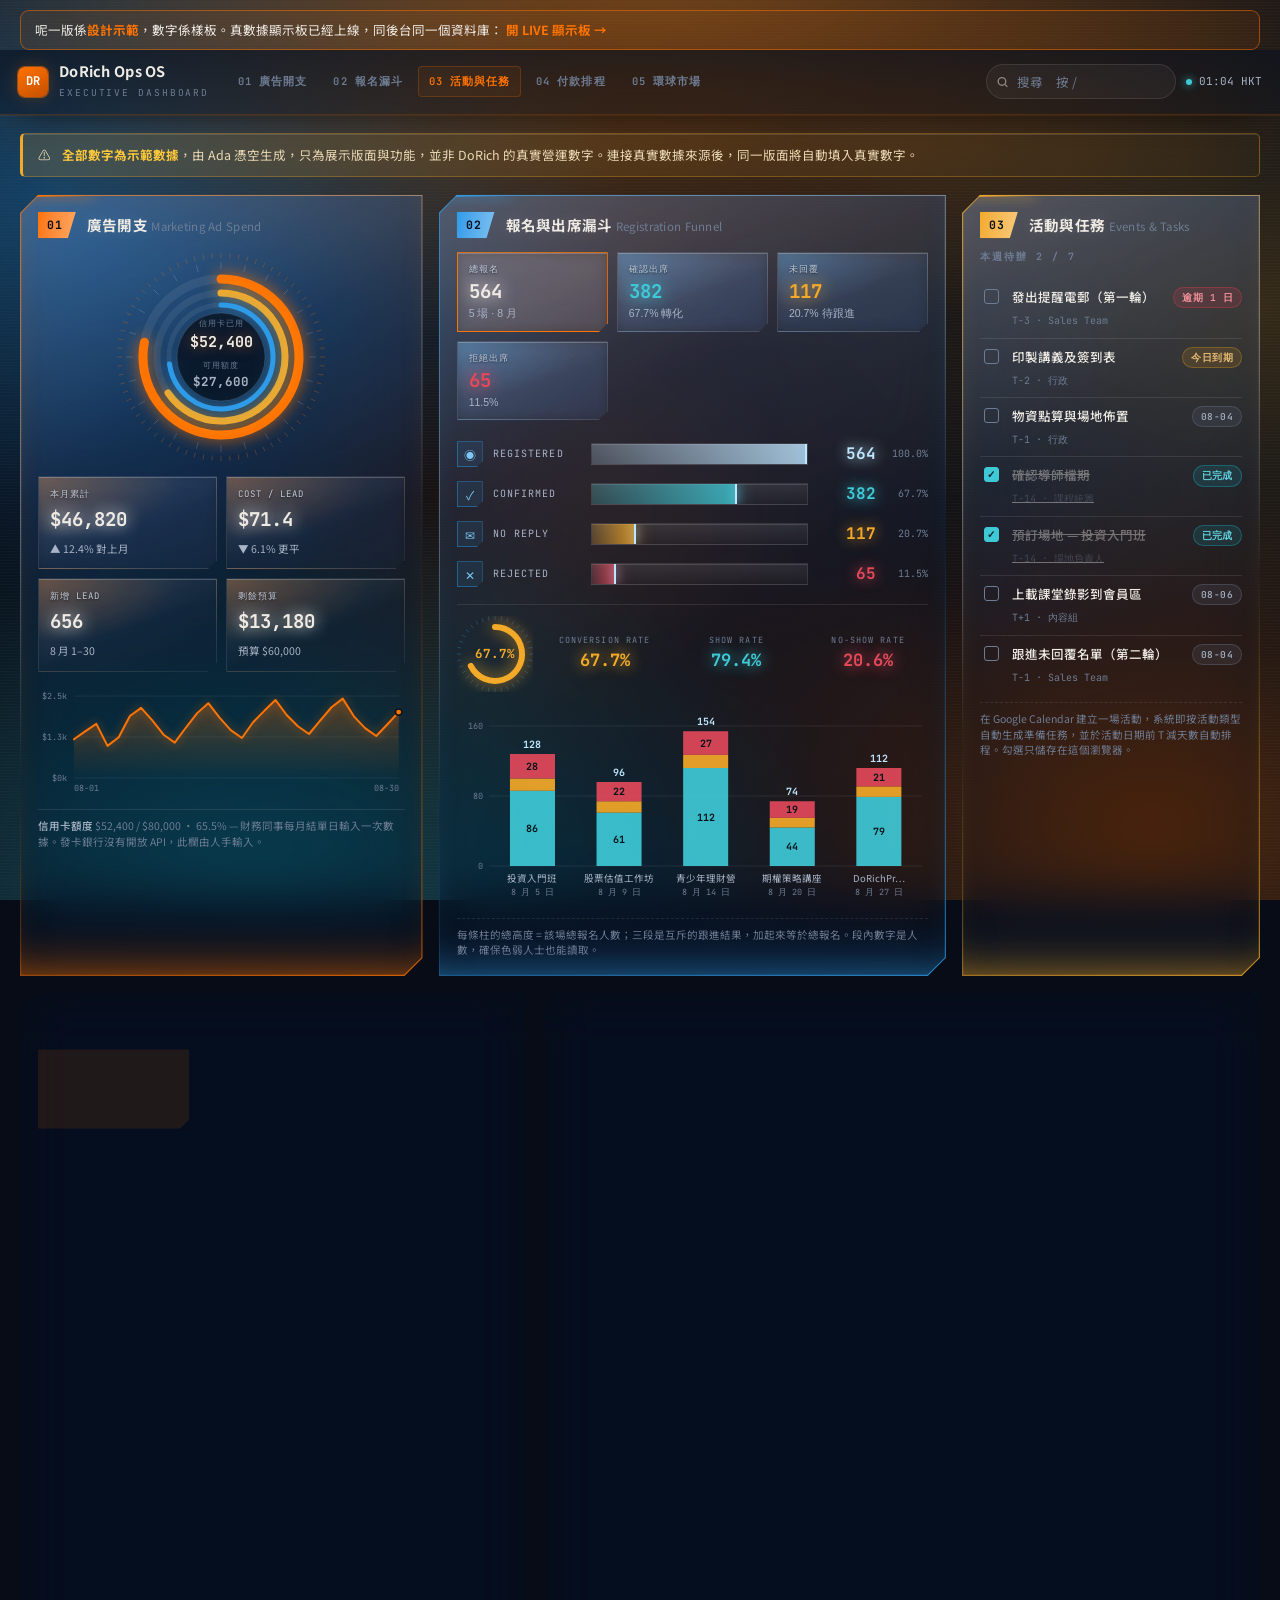
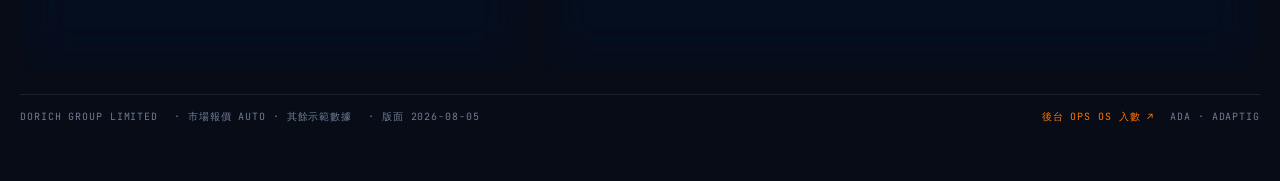
<file: index.html>
<!DOCTYPE html>
<html lang="zh-Hant-HK">
<head>
<meta charset="utf-8">
<meta name="robots" content="noindex,nofollow">
<meta name="viewport" content="width=device-width, initial-scale=1">
<title>DoRich Ops OS — Executive Dashboard</title>
<link rel="preconnect" href="https://fonts.googleapis.com">
<link rel="preconnect" href="https://fonts.gstatic.com" crossorigin>
<link href="https://fonts.googleapis.com/css2?family=Noto+Sans+TC:wght@400;500;700;900&family=JetBrains+Mono:wght@400;500;600;700&display=swap" rel="stylesheet">
<style>
:root{
  --dr-orange:#FF7300; --dr-orange-mark:#FF6700; --dr-amber:#F4AA29; --dr-sun:#FBC63A;
  --dr-void:#070C16; --dr-deep:#0A1220; --dr-panel:#0E1930; --dr-raise:#14213A;
  --dr-line:rgba(255,115,0,.22); --dr-line2:rgba(239,235,228,.10);
  --dr-glow:rgba(255,115,0,.40); --dr-glow-soft:rgba(255,115,0,.13);
  --dr-txt:#EFEBE4; --dr-txt-2:#A9B4C6; --dr-txt-3:#6E7C93;
  --dr-cyan:#3FC9D6;
  --dr-good:#3FC9D6; --dr-warn:#F4AA29; --dr-crit:#E2495B; --dr-idle:#6E7C93;
  /* HUD readout palette — cyan = good, amber = waiting, red = lost. No fourth hue:
     the purple that sat on 未回覆 belonged to no reference image and read as decoration. */
  --dr-confirmed:#3FC9D6; --dr-noreply:#F4AA29; --dr-rejected:#E2495B;
  --dr-mono:"JetBrains Mono",ui-monospace,SFMono-Regular,Menlo,Consolas,monospace;
  --dr-tc:"Noto Sans TC","PingFang HK","Hiragino Sans CNS",sans-serif;
}
*{box-sizing:border-box}
html,body{margin:0;padding:0}
body{
  background:var(--dr-void); color:var(--dr-txt);
  font-family:var(--dr-tc); font-size:14px; line-height:1.6;
  -webkit-font-smoothing:antialiased; overflow-x:hidden;
}
/* the lit field the glass panels sit ON — without this, translucency has nothing to reveal */
body::before{
  content:""; position:fixed; inset:0; z-index:0; pointer-events:none;
  background:
    radial-gradient(1200px 700px at 50% -12%, rgba(255,140,30,.52), transparent 66%),
    radial-gradient(900px 620px at 4% 22%, rgba(46,155,232,.38), transparent 64%),
    radial-gradient(860px 560px at 98% 34%, rgba(244,170,41,.20), transparent 62%),
    radial-gradient(940px 660px at 20% 100%, rgba(63,201,214,.30), transparent 64%),
    radial-gradient(800px 560px at 90% 92%, rgba(255,115,0,.28), transparent 64%),
    repeating-linear-gradient(0deg, rgba(255,255,255,.020) 0 1px, transparent 1px 3px);
}
/* slow light drift, so the field reads as lighting rather than a printed gradient */
body::after{
  content:""; position:fixed; z-index:0; pointer-events:none;
  width:70vw; height:70vw; left:12%; top:6%;
  background:radial-gradient(circle, rgba(255,115,0,.13), transparent 62%);
  filter:blur(46px); animation:drift 34s ease-in-out infinite alternate;
}
@keyframes drift{
  0%{transform:translate3d(0,0,0) scale(1)}
  100%{transform:translate3d(9vw,7vh,0) scale(1.16)}
}
.wrap{position:relative; z-index:1; max-width:1680px; margin:0 auto; padding:0 20px 56px}
.num{font-family:var(--dr-mono); font-variant-numeric:tabular-nums}
.eyebrow{font-family:var(--dr-mono); font-size:10px; font-weight:700; letter-spacing:.2em; text-transform:uppercase; color:var(--dr-txt-3)}
.mkt-refresh{
  font-family:var(--dr-mono); font-size:10px; font-weight:700; letter-spacing:.12em;
  text-transform:uppercase; cursor:pointer;
  padding:6px 12px; border-radius:999px;
  border:1px solid var(--dr-line); background:rgba(46,155,232,.12);
  color:var(--dr-txt-2); transition:background .15s,color .15s,opacity .15s;
}
.mkt-refresh:hover:not(:disabled){background:rgba(46,155,232,.22); color:var(--dr-txt)}
.mkt-refresh:disabled{opacity:.45; cursor:not-allowed}
.mkt-refresh.busy{opacity:.7}


/* ---------------- top command bar ---------------- */
.bar{
  position:sticky; top:0; z-index:40; display:flex; align-items:center; gap:18px;
  padding:12px 18px; margin:0 -20px 18px; flex-wrap:wrap;
  background:linear-gradient(180deg, rgba(10,18,32,.66), rgba(10,18,32,.42));
  backdrop-filter:blur(24px) saturate(140%);
  -webkit-backdrop-filter:blur(24px) saturate(140%);
  border-bottom:1px solid var(--dr-line);
  box-shadow:0 1px 0 rgba(255,115,0,.10), 0 14px 34px -22px #000;
}
.brand{display:flex; align-items:center; gap:11px; flex-shrink:0}
.mark{
  width:30px; height:30px; border-radius:7px; flex-shrink:0;
  background:linear-gradient(150deg,var(--dr-orange),#C64F00);
  display:grid; place-items:center; font-family:var(--dr-mono); font-weight:700; font-size:12px; color:#fff;
  box-shadow:0 0 0 1px rgba(255,115,0,.5), 0 0 20px -3px var(--dr-glow);
}
.brand b{font-size:14.5px; letter-spacing:.02em; display:block; line-height:1.2}
.brand span{font-family:var(--dr-mono); font-size:9.5px; letter-spacing:.2em; color:var(--dr-txt-3); text-transform:uppercase}
.jump{display:flex; gap:4px; flex-wrap:wrap; flex:1 1 320px}
.jump a{
  font-family:var(--dr-mono); font-size:10.5px; font-weight:600; letter-spacing:.1em;
  color:var(--dr-txt-3); text-decoration:none; padding:6px 10px; border-radius:4px;
  border:1px solid transparent; white-space:nowrap; transition:.14s;
}
.jump a:hover,.jump a.on{color:var(--dr-orange); border-color:var(--dr-line); background:rgba(255,115,0,.07)}
.tools{display:flex; align-items:center; gap:10px; margin-left:auto}
.search{position:relative}
.search input{
  width:190px; padding:7px 11px 7px 30px; border-radius:var(--dr-pill,999px);
  background:rgba(255,255,255,.045); border:1px solid var(--dr-line2); color:var(--dr-txt);
  font-family:var(--dr-tc); font-size:12.5px; outline:none; transition:.15s;
}
.search input:focus{border-color:var(--dr-line); background:rgba(255,115,0,.06)}
.search input::placeholder{color:var(--dr-txt-3)}
.search svg{position:absolute; left:10px; top:50%; transform:translateY(-50%); opacity:.5}
.stat-live{display:flex; align-items:center; gap:7px; font-family:var(--dr-mono); font-size:11px; color:var(--dr-txt-2); white-space:nowrap}
.dot{width:6px; height:6px; border-radius:50%; background:var(--dr-good); box-shadow:0 0 9px var(--dr-good); animation:pulse 2.4s infinite}
@keyframes pulse{0%,100%{opacity:1}50%{opacity:.32}}

/* ---------------- sample banner ---------------- */
.banner{
  display:flex; gap:11px; align-items:flex-start; padding:11px 15px; margin-bottom:18px;
  border:1px solid rgba(244,170,41,.3); border-left:3px solid var(--dr-amber);
  background:linear-gradient(90deg, rgba(244,170,41,.16), rgba(244,170,41,.03));
  backdrop-filter:blur(14px); -webkit-backdrop-filter:blur(14px);
  box-shadow:inset 0 1px 0 rgba(255,255,255,.13);
  border-radius:5px; font-size:12.5px; color:#EBD9B4;
}
.banner b{color:var(--dr-sun)}

/* ---------------- HUD panel ---------------- */
.grid{display:grid; gap:16px; grid-template-columns:repeat(12,1fr)}
.hud{
  position:relative; grid-column:span 12; --acc:var(--dr-orange);
  /* GLASS: sheen layer + translucent shell + blur, so the lit field bleeds through */
  background:
    linear-gradient(148deg, rgba(255,255,255,.15), rgba(255,255,255,.02) 30%, transparent 55%),
    linear-gradient(165deg, rgba(52,84,140,.40), rgba(12,22,42,.28) 58%, rgba(10,18,32,.34));
  backdrop-filter:blur(26px) saturate(150%) brightness(1.12);
  -webkit-backdrop-filter:blur(26px) saturate(150%) brightness(1.12);
  padding:17px 18px 18px;
  clip-path:polygon(18px 0, 100% 0, 100% calc(100% - 18px), calc(100% - 18px) 100%, 0 100%, 0 18px);
  box-shadow:
    inset 0 1px 0 rgba(255,255,255,.12),
    inset 0 -40px 60px -50px var(--acc),
    0 20px 44px -30px #000,
    0 0 70px -34px var(--acc);
}
/* no backdrop-filter (older browsers) — fall back to near-solid rather than unreadable */
@supports not ((backdrop-filter:blur(2px)) or (-webkit-backdrop-filter:blur(2px))){
  .hud{background:linear-gradient(165deg, var(--dr-panel), var(--dr-deep) 62%)}
  .bar{background:linear-gradient(180deg, rgba(7,12,22,.98), rgba(7,12,22,.94))}
}
/* continuous thin glow border, drawn as a clipped ring so the chamfer is followed */
.hud::before{
  content:""; position:absolute; inset:0; pointer-events:none; z-index:2;
  background:linear-gradient(150deg, var(--acc), rgba(255,255,255,.42) 32%, transparent 58%, var(--acc));
  opacity:.72;
  clip-path:polygon(18px 0, 100% 0, 100% calc(100% - 18px), calc(100% - 18px) 100%, 0 100%, 0 18px,
    18px 0, 18px 1.2px, 1.2px 18.6px, 1.2px calc(100% - 1.2px), calc(100% - 18.6px) calc(100% - 1.2px),
    calc(100% - 1.2px) calc(100% - 18.6px), calc(100% - 1.2px) 1.2px, 18px 1.2px);
}
.hud::after{
  content:""; position:absolute; left:0; top:0; width:74px; height:2px; pointer-events:none; z-index:3;
  background:linear-gradient(90deg, var(--acc), transparent);
  box-shadow:0 0 12px var(--acc);
}
#m01{--acc:#FF7300} #m02{--acc:#2E9BE8} #m03{--acc:#F4AA29} #m04{--acc:#FF7300} #m05{--acc:#2E9BE8}
.hud-h{display:flex; align-items:center; gap:11px; margin-bottom:14px; flex-wrap:wrap}
.idx{
  font-family:var(--dr-mono); font-size:11.5px; font-weight:700; color:#06101E;
  padding:4px 13px 4px 9px; letter-spacing:.08em; flex-shrink:0;
  background:linear-gradient(100deg, var(--acc), color-mix(in srgb, var(--acc) 62%, #FFF));
  clip-path:polygon(0 0, 100% 0, calc(100% - 8px) 100%, 0 100%);
  box-shadow:0 0 14px -2px var(--acc);
}
.hud-h h2{text-shadow:0 0 18px rgba(255,255,255,.12)}
.hud-h h2{margin:0; font-size:14.5px; font-weight:700; letter-spacing:.02em}
.hud-h .sub{font-size:11.5px; color:var(--dr-txt-3); font-weight:400}
.hud-h .spacer{flex:1}
@media(min-width:1080px){
  .c3{grid-column:span 3} .c4{grid-column:span 4} .c5{grid-column:span 5} .c7{grid-column:span 7}
  .c6{grid-column:span 6} .c8{grid-column:span 8}
}

/* ---------------- gauges ---------------- */
.gauges{display:flex; gap:14px; flex-wrap:wrap; justify-content:space-around}
.gauge{text-align:center; flex:1 1 96px; min-width:92px}
.gauge svg{display:block; margin:0 auto}
.gauge .gv{font-family:var(--dr-mono); font-size:15px; font-weight:700; margin-top:-40px; margin-bottom:22px; position:relative}
.gauge .gl{font-family:var(--dr-mono); font-size:9px; letter-spacing:.12em; text-transform:uppercase; color:var(--dr-txt-3)}
.gauge .gs{font-size:11px; color:var(--dr-txt-2)}


/* ---------------- concentric dial ---------------- */
.dial{position:relative; display:grid; place-items:center; margin:2px auto 6px}
.dial svg{display:block}
.dial .core{position:absolute; text-align:center; pointer-events:none}
.dial .core .cl{font-family:var(--dr-mono); font-size:8px; letter-spacing:.14em; text-transform:uppercase; color:var(--dr-txt-3)}
.dial .core .cv{font-family:var(--dr-mono); font-size:15px; font-weight:700; color:var(--dr-txt); text-shadow:0 0 14px rgba(255,115,0,.5); margin-bottom:5px}
.dial .core .cv.sm{font-size:12.5px; color:var(--dr-txt-2); text-shadow:none}

/* ---------------- horizontal glow funnel ---------------- */
.fbar{display:flex; align-items:center; gap:10px; padding:7px 0}
.fbar .ic{
  width:26px; height:26px; flex-shrink:0; display:grid; place-items:center; font-size:12px;
  border:1px solid rgba(46,155,232,.45); color:#7FC7F5; background:rgba(46,155,232,.10);
  clip-path:polygon(0 0,100% 0,100% calc(100% - 6px),calc(100% - 6px) 100%,0 100%);
}
.fbar .fl{font-family:var(--dr-mono); font-size:10px; letter-spacing:.11em; text-transform:uppercase; color:var(--dr-txt-2); width:88px; flex-shrink:0}
.fbar .tr{flex:1; height:22px; background:linear-gradient(180deg, rgba(255,255,255,.09), rgba(255,255,255,.02)); box-shadow:inset 0 1px 0 rgba(255,255,255,.12); border:1px solid var(--dr-line2); position:relative; overflow:hidden; min-width:40px}
.fbar .fi{
  position:absolute; inset:0 auto 0 0; height:100%;
  background:linear-gradient(90deg, rgba(46,155,232,.20), rgba(46,155,232,.75));
  box-shadow:0 0 18px rgba(46,155,232,.5); transition:width .5s cubic-bezier(.2,.7,.2,1);
}
.fbar .fi::after{content:""; position:absolute; right:0; top:0; bottom:0; width:2px; background:#BFE6FF; box-shadow:0 0 10px #7FC7F5}
.fbar .fv{font-family:var(--dr-mono); font-size:16px; font-weight:700; width:58px; text-align:right; flex-shrink:0; text-shadow:0 0 14px currentColor}
.fbar .fp{font-family:var(--dr-mono); font-size:10px; color:var(--dr-txt-3); width:42px; text-align:right; flex-shrink:0}
.fstrip{display:flex; align-items:center; gap:12px; margin-top:10px; padding-top:11px; border-top:1px solid var(--dr-line2)}
.fcell{flex:1; text-align:center}
.fcell .k{font-family:var(--dr-mono); font-size:8.5px; letter-spacing:.13em; text-transform:uppercase; color:var(--dr-txt-3); display:block}
.fcell .v{font-family:var(--dr-mono); font-size:17px; font-weight:700; display:block; text-shadow:0 0 15px currentColor}

/* ---------------- kpi ---------------- */
.kpis{display:grid; grid-template-columns:repeat(auto-fit,minmax(118px,1fr)); gap:9px; margin-bottom:14px}
.kpi{
  background:
    linear-gradient(158deg, rgba(255,255,255,.13), rgba(255,255,255,.015) 56%),
    radial-gradient(130% 110% at 0% 0%, color-mix(in srgb, var(--acc) 26%, transparent), transparent 62%);
  backdrop-filter:blur(7px) brightness(1.10); -webkit-backdrop-filter:blur(7px) brightness(1.10);
  box-shadow:inset 0 1px 0 rgba(255,255,255,.22), 0 0 26px -14px var(--acc);
  border:1px solid var(--dr-line2);
  clip-path:polygon(0 0, 100% 0, 100% calc(100% - 9px), calc(100% - 9px) 100%, 0 100%);
  padding:10px 11px; cursor:pointer; transition:.15s; text-align:left;
  /* half these tiles are <button>, which does NOT inherit body colour — it takes the UA
     `buttontext`, i.e. BLACK. The tiles carrying an inline colour hid it; the two selected
     ones (總報名, 全部) rendered a black number with a black glow on dark glass. */
  color:var(--dr-txt);
}
.kpi:hover{border-color:var(--dr-line); background:rgba(255,115,0,.07); transform:translateY(-1px)}
.kpi.on{border-color:var(--dr-orange); background:rgba(255,115,0,.11)}
/* the accent wash lifts the tile's top-left, so the label has to lift with it or it greys out */
.kpi .k{font-family:var(--dr-mono); font-size:9px; letter-spacing:.11em; text-transform:uppercase; color:#C3CDDC; display:block; text-shadow:0 1px 2px rgba(0,0,0,.55)}
.kpi .v{font-family:var(--dr-mono); font-size:19px; font-weight:700; display:block; margin:3px 0 1px; text-shadow:0 0 16px currentColor}
.kpi .d{font-size:10.5px; color:var(--dr-txt-2)}
.up{color:var(--dr-good)} .down{color:var(--dr-crit)} .flat{color:var(--dr-txt-3)}

/* ---------------- tables ---------------- */
.tabs{display:flex; gap:5px; margin-bottom:11px}
.tab{
  font-family:var(--dr-mono); font-size:10.5px; font-weight:600; letter-spacing:.09em;
  padding:6px 13px; border-radius:4px; cursor:pointer; text-transform:uppercase;
  background:linear-gradient(158deg, rgba(255,255,255,.10), rgba(255,255,255,.02));
  border:1px solid var(--dr-line2); color:var(--dr-txt-3); transition:.14s;
}
.tab:hover{color:var(--dr-txt-2)}
.tab.on{background:rgba(255,115,0,.13); border-color:var(--dr-line); color:var(--dr-orange)}
table{width:100%; border-collapse:collapse; font-size:12.5px}
th{
  font-family:var(--dr-mono); font-size:9px; letter-spacing:.13em; text-transform:uppercase;
  color:var(--dr-txt-3); text-align:left; padding:0 8px 7px; font-weight:600; white-space:nowrap;
}
td{padding:8px; border-top:1px solid var(--dr-line2); vertical-align:middle}
tbody tr{transition:background .12s}
tbody tr:hover{background:rgba(255,115,0,.05)}
.ta-r{text-align:right}
.pill{
  display:inline-block; font-family:var(--dr-mono); font-size:9.5px; font-weight:600;
  padding:2px 8px; border-radius:999px; letter-spacing:.05em; white-space:nowrap;
}
.p-crit{background:rgba(211,59,76,.17); color:#F09098; border:1px solid rgba(211,59,76,.4)}
.p-warn{background:rgba(201,138,30,.17); color:#E8BE74; border:1px solid rgba(201,138,30,.4)}
.p-idle{background:rgba(110,124,147,.15); color:#9FAABC; border:1px solid rgba(110,124,147,.34)}
.p-good{background:rgba(20,165,184,.15); color:#63D2DF; border:1px solid rgba(20,165,184,.4)}

/* ---------------- tasks ---------------- */
.task{display:flex; gap:10px; align-items:flex-start; padding:8px 0; border-top:1px solid var(--dr-line2)}
.task:first-child{border-top:0}
.task input{
  appearance:none; width:15px; height:15px; margin-top:2px; flex-shrink:0; cursor:pointer;
  border:1.5px solid var(--dr-txt-3); border-radius:3px; transition:.14s; position:relative;
}
.task input:checked{background:var(--dr-good); border-color:var(--dr-good)}
.task input:checked::after{content:"✓"; position:absolute; inset:0; display:grid; place-items:center; font-size:10px; color:#04222A; font-weight:700}
.task input:checked ~ .tk{opacity:.4; text-decoration:line-through}
.tk{flex:1; min-width:0}
.tk b{display:block; font-size:12.5px; font-weight:500}
.tk span{font-family:var(--dr-mono); font-size:10px; color:var(--dr-txt-3)}

/* ---------------- markets ---------------- */
.mkts{display:grid; grid-template-columns:repeat(auto-fit,minmax(178px,1fr)); gap:10px; margin-bottom:13px}
.mkt{
  background:
    linear-gradient(158deg, rgba(255,255,255,.13), rgba(255,255,255,.015) 56%),
    radial-gradient(130% 110% at 0% 0%, color-mix(in srgb, var(--acc) 26%, transparent), transparent 62%);
  backdrop-filter:blur(7px) brightness(1.10); -webkit-backdrop-filter:blur(7px) brightness(1.10);
  box-shadow:inset 0 1px 0 rgba(255,255,255,.22), 0 0 26px -14px var(--acc);
  border:1px solid var(--dr-line2);
  clip-path:polygon(0 0, 100% 0, 100% calc(100% - 10px), calc(100% - 10px) 100%, 0 100%);
  padding:11px 12px; cursor:pointer; transition:.15s; text-align:left; width:100%; font:inherit; color:inherit;
}
.mkt:hover{border-color:var(--dr-line); transform:translateY(-1px)}
.mkt.on{border-color:var(--dr-orange); background:rgba(255,115,0,.09)}
.mkt .mn{font-size:11.5px; color:var(--dr-txt-2); display:flex; justify-content:space-between; align-items:center; gap:6px}
.mkt .mv{font-family:var(--dr-mono); font-size:19px; font-weight:700; margin:4px 0 2px; text-shadow:0 0 16px rgba(255,255,255,.22)}
.mkt .mc{font-family:var(--dr-mono); font-size:11.5px}
.lean{
  font-family:var(--dr-mono); font-size:9px; font-weight:700; letter-spacing:.08em;
  padding:2px 7px; border-radius:999px; white-space:nowrap;
}
.lean-up{background:rgba(20,165,184,.17); color:#63D2DF; border:1px solid rgba(20,165,184,.42)}
.lean-dn{background:rgba(211,59,76,.16); color:#F09098; border:1px solid rgba(211,59,76,.42)}
.lean-fl{background:rgba(110,124,147,.15); color:#9FAABC; border:1px solid rgba(110,124,147,.34)}
.basis{
  margin-top:8px; padding-top:8px; border-top:1px dashed var(--dr-line2);
  font-size:10.5px; color:var(--dr-txt-3); line-height:1.5;
}
.basis b{color:var(--dr-txt-2); font-weight:500}
.notice{
  display:flex; gap:9px; align-items:center; padding:9px 13px; margin-bottom:13px;
  border:1px solid rgba(63,201,214,.28); border-left:3px solid var(--dr-cyan);
  background:linear-gradient(90deg, rgba(63,201,214,.14), rgba(63,201,214,.03));
  backdrop-filter:blur(14px); -webkit-backdrop-filter:blur(14px);
  box-shadow:inset 0 1px 0 rgba(255,255,255,.12);
  border-radius:5px; font-size:12px; color:#BEE7EC;
}
.feed{max-height:290px; overflow-y:auto; padding-right:5px}
.feed::-webkit-scrollbar{width:5px}
.feed::-webkit-scrollbar-thumb{background:var(--dr-line); border-radius:3px}
.nw{display:flex; gap:10px; padding:8px 0; border-top:1px solid var(--dr-line2); align-items:flex-start}
.nw:first-child{border-top:0}
.nw time{font-family:var(--dr-mono); font-size:9.5px; color:var(--dr-txt-3); flex-shrink:0; width:52px; padding-top:2px}
.nw .src{
  font-family:var(--dr-mono); font-size:8.5px; letter-spacing:.06em; padding:2px 6px; border-radius:3px;
  background:rgba(255,255,255,.06); color:var(--dr-txt-3); flex-shrink:0; white-space:nowrap; border:1px solid var(--dr-line2);
}
.nw p{margin:0; font-size:12px; flex:1; min-width:0}
.nw .tag{font-family:var(--dr-mono); font-size:8.5px; color:var(--dr-orange); letter-spacing:.05em}

.foot{
  display:flex; gap:16px; align-items:center; flex-wrap:wrap; margin-top:22px; padding-top:14px;
  border-top:1px solid var(--dr-line2); font-family:var(--dr-mono); font-size:10px;
  letter-spacing:.09em; color:var(--dr-txt-3); text-transform:uppercase;
}
.empty{padding:22px 0; text-align:center; color:var(--dr-txt-3); font-size:12.5px}
.hide{display:none !important}

@media(max-width:760px){
  .wrap{padding:0 12px 40px}
  .bar{padding:10px 12px; margin:0 -12px 14px; gap:10px}
  .search input{width:130px}
  .hud{padding:14px 13px 15px}
  .tbl{overflow-x:auto; -webkit-overflow-scrolling:touch}
  .tbl table{min-width:440px}
  .gauges{gap:8px}
  .gauge{min-width:80px}
  .mkts{grid-template-columns:1fr}
  .jump{order:3; flex-basis:100%}
  .tools{margin-left:0}
}
@media(prefers-reduced-motion:reduce){*{animation:none !important; transition:none !important}}
</style>
</head>
<body>
<div class="wrap">

<div style="margin:10px 0 0;padding:9px 14px;border:1px solid rgba(255,115,0,.5);border-radius:9px;background:rgba(255,115,0,.08);font-size:12.5px;line-height:1.6">
  呢一版係<b style="color:var(--dr-orange)">設計示範</b>，數字係樣板。真數據顯示板已經上線，同後台同一個資料庫：
  <a href="https://dorich-ops-os-production.up.railway.app/board" style="color:var(--dr-orange);font-weight:700;text-decoration:none">開 LIVE 顯示板 →</a>
</div>

<div class="bar">
  <div class="brand">
    <div class="mark">DR</div>
    <div><b>DoRich Ops OS</b><span>Executive Dashboard</span></div>
  </div>
  <nav class="jump" id="jump">
    <a href="#m01">01 廣告開支</a>
    <a href="#m02">02 報名漏斗</a>
    <a href="#m03">03 活動與任務</a>
    <a href="#m04">04 付款排程</a>
    <a href="#m05">05 環球市場</a>
  </nav>
  <div class="tools">
    <div class="search">
      <svg width="13" height="13" viewBox="0 0 24 24" fill="none" stroke="currentColor" stroke-width="2.4"><circle cx="11" cy="11" r="7"/><path d="M21 21l-4.3-4.3"/></svg>
      <input id="q" type="search" placeholder="搜尋　按 /" aria-label="搜尋整版">
    </div>
    <div class="stat-live"><span class="dot"></span><span id="clock">--:--</span></div>
  </div>
</div>

<div class="banner">
  <span>⚠</span>
  <div><b>全部數字為示範數據</b>，由 Ada 憑空生成，只為展示版面與功能，並非 DoRich 的真實營運數字。連接真實數據來源後，同一版面將自動填入真實數字。</div>
</div>

<div class="grid">

  <!-- ============ 01 AD SPEND ============ -->
  <section class="hud c4" id="m01">
    <div class="hud-h">
      <span class="idx">01</span>
      <h2>廣告開支 <span class="sub">Marketing Ad Spend</span></h2>
    </div>
    <div class="dial" id="g1"></div>
    <div class="kpis" style="margin-top:14px">
      <div class="kpi"><span class="k">本月累計</span><span class="v">$46,820</span><span class="d up">▲ 12.4% 對上月</span></div>
      <div class="kpi"><span class="k">Cost / Lead</span><span class="v">$71.4</span><span class="d up">▼ 6.1% 更平</span></div>
      <div class="kpi"><span class="k">新增 Lead</span><span class="v">656</span><span class="d flat">8 月 1–30</span></div>
      <div class="kpi"><span class="k">剩餘預算</span><span class="v">$13,180</span><span class="d flat">預算 $60,000</span></div>
    </div>
    <div id="spend" style="margin-top:2px"></div>
    <div class="basis" style="border-top-style:solid">
      <b>信用卡額度</b> $52,400 / $80,000 · 65.5% — 財務同事每月結單日輸入一次數據。發卡銀行沒有開放 API，此欄由人手輸入。
    </div>
  </section>

  <!-- ============ 02 FUNNEL ============ -->
  <section class="hud c5" id="m02">
    <div class="hud-h">
      <span class="idx">02</span>
      <h2>報名與出席漏斗 <span class="sub">Registration Funnel</span></h2>
      <div class="spacer"></div>
      
    </div>
    <div class="kpis">
      <button class="kpi on" data-f="all"><span class="k">總報名</span><span class="v">564</span><span class="d">5 場 · 8 月</span></button>
      <button class="kpi" data-f="confirmed"><span class="k">確認出席</span><span class="v" style="color:var(--dr-confirmed)">382</span><span class="d">67.7% 轉化</span></button>
      <button class="kpi" data-f="noreply"><span class="k">未回覆</span><span class="v" style="color:var(--dr-noreply)">117</span><span class="d">20.7% 待跟進</span></button>
      <button class="kpi" data-f="rejected"><span class="k">拒絕出席</span><span class="v" style="color:var(--dr-rejected)">65</span><span class="d">11.5%</span></button>
    </div>
    <div id="fbars"></div>
    <div class="fstrip" id="fstrip"></div>
    <div id="funnel" style="margin-top:12px"></div>
    <div class="basis">
      每條柱的總高度 = 該場總報名人數；三段是互斥的跟進結果，加起來等於總報名。段內數字是人數，確保色弱人士也能讀取。
    </div>
  </section>

  <!-- ============ 03 EVENTS & TASKS ============ -->
  <section class="hud c3" id="m03">
    <div class="hud-h">
      <span class="idx">03</span>
      <h2>活動與任務 <span class="sub">Events &amp; Tasks</span></h2>
      <div class="spacer"></div>
      <span class="eyebrow" id="taskcount">本週待辦 —</span>
    </div>
    <div id="tasks"></div>
    <div class="basis">在 Google Calendar 建立一場活動，系統即按活動類型自動生成準備任務，並於活動日期前 T 減天數自動排程。勾選只儲存在這個瀏覽器。</div>
  </section>

  <!-- ============ 04 PAYMENTS ============ -->
  <section class="hud c5" id="m04">
    <div class="hud-h">
      <span class="idx">04</span>
      <h2>付款排程 <span class="sub">Payment Schedule</span></h2>
    </div>
    <div class="kpis">
      <button class="kpi on" data-p="all"><span class="k">全部</span><span class="v">19</span><span class="d">HKD 142,300</span></button>
      <button class="kpi" data-p="逾期"><span class="k">逾期</span><span class="v" style="color:var(--dr-crit)">3</span><span class="d">HKD 37,580</span></button>
      <button class="kpi" data-p="待付"><span class="k">七日內</span><span class="v" style="color:var(--dr-warn)">4</span><span class="d">HKD 22,820</span></button>
      <button class="kpi" data-p="已付"><span class="k">已付</span><span class="v" style="color:var(--dr-good)">9</span><span class="d">HKD 82,900</span></button>
    </div>
    <div class="tabs">
      <button class="tab on" data-t="external">External 外判</button>
      <button class="tab" data-t="internal">Internal 內部</button>
    </div>
    <div class="tbl"><table><thead><tr><th>狀態</th><th>到期</th><th>對象</th><th>項目</th><th class="ta-r">HKD</th></tr></thead>
    <tbody id="pay"></tbody></table></div>
    <div class="basis">每月 25 日自動比對「本月已完成工作」與「已登記付款」，列出疑似漏單並電郵通知。過期後自動標記為逾期，不需人手更改。</div>
  </section>

  <!-- ============ 05 MARKETS ============ -->
  <section class="hud c7" id="m05">
    <div class="hud-h">
      <span class="idx">05</span>
      <h2>環球市場與新聞 <span class="sub">Global Markets News</span></h2>
      <div class="spacer"></div>
      <span class="eyebrow" id="mkt-eyebrow">報價載入中…</span>
      <button type="button" class="mkt-refresh" id="mkt-refresh" title="從市場來源重新拉取（最少相隔 5 分鐘）">更新報價</button>
    </div>
    <div class="notice">
      <span>◎</span>
      <div><b>這是今日市場的看法，不是預測。</b>每個「偏向」均附有出處 — 哪些新聞、誰說的、如何計算出來。系統不會、也不應該提供買賣建議。</div>
    </div>
    <div class="mkts" id="mkts"></div>
    <div class="tabs" style="margin-top:2px">
      <button class="tab on" data-n="all">全部新聞</button>
      <button class="tab" data-n="偏好">偏好</button>
      <button class="tab" data-n="偏淡">偏淡</button>
    </div>
    <div class="feed" id="feed"></div>
  </section>

</div>

<div class="foot">
  <span>DoRich Group Limited</span>
  <span>· 市場報價 auto · 其餘示範數據</span>
  <span>· 版面 <span id="stamp">2026-08-05</span></span>
  <a href="https://dorich-ops-os-production.up.railway.app/" style="margin-left:auto;color:var(--dr-orange);text-decoration:none;letter-spacing:.09em">後台 OPS OS 入數 ↗</a>
  <span>Ada · Adaptig</span>
</div>
</div>

<script>
(function(){
"use strict";
var NS="http://www.w3.org/2000/svg";
function el(n,a){var e=document.createElementNS(NS,n);for(var k in a){if(a[k]!=null)e.setAttribute(k,a[k]);}return e;}
function $(s,r){return (r||document).querySelector(s);}
function $$(s,r){return Array.prototype.slice.call((r||document).querySelectorAll(s));}
function esc(s){return String(s).replace(/[&<>"]/g,function(c){return {"&":"&amp;","<":"&lt;",">":"&gt;",'"':"&quot;"}[c];});}

/* ---- clock (HKT) ---- */
function tick(){
  var d=new Date(), u=d.getTime()+d.getTimezoneOffset()*6e4, hk=new Date(u+288e5);
  var p=function(n){return n<10?"0"+n:""+n;};
  var e=$("#clock"); if(e) e.textContent=p(hk.getHours())+":"+p(hk.getMinutes())+" HKT";
}
tick(); setInterval(tick,30000);

/* ================= 01 · concentric HUD dial ================= */
/* Nested arcs at different radii with segmented tick rings — the treatment in
   Jackson's crop: rings outside, the money stacked in the core. */
function ring(s,cx,cy,r,w,pct,colour,dashGap){
  var C=2*Math.PI*r;
  s.appendChild(el("circle",{cx:cx,cy:cy,r:r,fill:"none",stroke:"rgba(255,255,255,.07)","stroke-width":w,
    "stroke-dasharray":dashGap||null}));
  var a=el("circle",{cx:cx,cy:cy,r:r,fill:"none",stroke:colour,"stroke-width":w,"stroke-linecap":"butt",
    "stroke-dasharray":(dashGap?dashGap:C+" "+C),"stroke-dashoffset":dashGap?null:C*(1-pct),
    transform:"rotate(-90 "+cx+" "+cy+")"});
  if(dashGap){ a.setAttribute("stroke-dasharray",dashGap);
    a.setAttribute("clip-path","url(#cl"+Math.round(r)+")"); }
  a.style.filter="drop-shadow(0 0 7px "+colour+"AA)";
  s.appendChild(a); return a;
}
function ticks(s,cx,cy,r,n,len,colour,op){
  for(var i=0;i<n;i++){
    var t=i*(360/n)*Math.PI/180;
    s.appendChild(el("line",{x1:cx+Math.cos(t)*r,y1:cy+Math.sin(t)*r,
      x2:cx+Math.cos(t)*(r+len),y2:cy+Math.sin(t)*(r+len),
      stroke:colour,"stroke-width":1,opacity:op||.34}));
  }
}
function arcPath(cx,cy,r,a0,a1){
  var p=function(a){a=a*Math.PI/180;return [cx+Math.cos(a)*r,cy+Math.sin(a)*r];};
  var s0=p(a0),s1=p(a1),large=(a1-a0)>180?1:0;
  return "M"+s0[0].toFixed(1)+" "+s0[1].toFixed(1)+"A"+r+" "+r+" 0 "+large+" 1 "+s1[0].toFixed(1)+" "+s1[1].toFixed(1);
}
function segArc(s,cx,cy,r,w,frac,colour,startDeg){
  var a0=startDeg||-90, a1=a0+360*Math.max(0,Math.min(1,frac));
  s.appendChild(el("path",{d:arcPath(cx,cy,r,a0,a0+359.9),fill:"none",stroke:"rgba(255,255,255,.07)","stroke-width":w}));
  if(frac<=0) return;
  var a=el("path",{d:arcPath(cx,cy,r,a0,a1),fill:"none",stroke:colour,"stroke-width":w,"stroke-linecap":"round"});
  a.style.filter="drop-shadow(0 0 8px "+colour+"CC)"; s.appendChild(a);
}
function bigDial(host,rings,core){
  host.innerHTML="";
  var S=210,cx=S/2,cy=S/2;
  var s=el("svg",{width:S,height:S,viewBox:"0 0 "+S+" "+S,role:"img","aria-label":"廣告開支與信用卡額度（示範數據）"});
  ticks(s,cx,cy,99,72,5,"#FF7300",.28);
  ticks(s,cx,cy,88,24,7,"rgba(255,255,255,.5)",.30);
  rings.forEach(function(r){ segArc(s,cx,cy,r.r,r.w,r.f,r.c,r.start); });
  s.appendChild(el("circle",{cx:cx,cy:cy,r:44,fill:"rgba(6,14,26,.72)",stroke:"rgba(255,255,255,.10)"}));
  host.appendChild(s);
  var d=document.createElement("div"); d.className="core";
  d.innerHTML=core; host.appendChild(d);
}
var g1=$("#g1");
if(g1){
  bigDial(g1,[
    {r:78,w:9,f:46820/60000,c:"#FF7300"},
    {r:64,w:7,f:52400/80000,c:"#F4AA29"},
    {r:52,w:5,f:656/900,c:"#2E9BE8"}
  ],
   '<div class="cl">信用卡已用</div><div class="cv">$52,400</div>'+
   '<div class="cl">可用額度</div><div class="cv sm">$27,600</div>');
}

/* ================= 01 · spend line ================= */
var SPEND=[1180,1420,1650,980,1240,1890,2140,1760,1320,1080,1540,1980,2280,1840,1460,1220,1700,2050,2380,1920,1580,1340,1760,2160,2420,1880,1520,1280,1640,2010];
function drawSpend(){
  var h=$("#spend"); if(!h) return; h.innerHTML="";
  var W=h.clientWidth||420,H=110,P={t:10,r:6,b:18,l:36},iw=W-P.l-P.r,ih=H-P.t-P.b;
  var max=Math.ceil(Math.max.apply(null,SPEND)/500)*500;
  var s=el("svg",{viewBox:"0 0 "+W+" "+H,height:H,width:"100%",role:"img","aria-label":"每日廣告花費（示範數據）"});
  var df=el("defs",{}); var g=el("linearGradient",{id:"sg",x1:"0",y1:"0",x2:"0",y2:"1"});
  g.appendChild(el("stop",{offset:"0%","stop-color":"#FF7300","stop-opacity":".30"}));
  g.appendChild(el("stop",{offset:"100%","stop-color":"#FF7300","stop-opacity":"0"}));
  df.appendChild(g); s.appendChild(df);
  for(var i=0;i<=2;i++){
    var y=P.t+ih-(ih*i/2);
    s.appendChild(el("line",{x1:P.l,y1:y,x2:P.l+iw,y2:y,stroke:"rgba(255,255,255,.07)","stroke-width":1}));
    var t=el("text",{x:P.l-7,y:y+3,fill:"#6E7C93","font-size":"8.5","text-anchor":"end","font-family":"JetBrains Mono, monospace"});
    t.textContent="$"+Math.round(max*i/2/100)/10+"k"; s.appendChild(t);
  }
  var pts=SPEND.map(function(v,i){return [P.l+iw*i/(SPEND.length-1), P.t+ih-ih*v/max];});
  var dd="M"+pts.map(function(p){return p[0].toFixed(1)+" "+p[1].toFixed(1);}).join("L");
  s.appendChild(el("path",{d:dd+"L"+(P.l+iw)+" "+(P.t+ih)+"L"+P.l+" "+(P.t+ih)+"Z",fill:"url(#sg)"}));
  var line=el("path",{d:dd,fill:"none",stroke:"#FF7300","stroke-width":2,"stroke-linejoin":"round","stroke-linecap":"round"});
  line.style.filter="drop-shadow(0 0 5px rgba(255,115,0,.55))"; s.appendChild(line);
  var last=pts[pts.length-1];
  s.appendChild(el("circle",{cx:last[0],cy:last[1],r:3.2,fill:"#FF7300",stroke:"#0A1220","stroke-width":1.5}));
  var lb=el("text",{x:P.l,y:H-5,fill:"#6E7C93","font-size":"8.5","font-family":"JetBrains Mono, monospace"});
  lb.textContent="08-01"; s.appendChild(lb);
  var lb2=el("text",{x:P.l+iw,y:H-5,fill:"#6E7C93","font-size":"8.5","text-anchor":"end","font-family":"JetBrains Mono, monospace"});
  lb2.textContent="08-30"; s.appendChild(lb2);
  h.appendChild(s);
}

/* ================= 02 · funnel ================= */
var SESS=[
 {n:"投資入門班",d:"8 月 5 日",c:86,r:28,x:14},
 {n:"股票估值工作坊",d:"8 月 9 日",c:61,r:22,x:13},
 {n:"青少年理財營",d:"8 月 14 日",c:112,r:27,x:15},
 {n:"期權策略講座",d:"8 月 20 日",c:44,r:19,x:11},
 {n:"DoRichPreneur Club",d:"8 月 27 日",c:79,r:21,x:12}
];
var FKEY="all";
function drawFunnel(){
  var h=$("#funnel"); if(!h) return; h.innerHTML="";
  var W=h.clientWidth||520,H=200,P={t:22,r:6,b:38,l:32},iw=W-P.l-P.r,ih=H-P.t-P.b;
  var tot=SESS.map(function(s){return s.c+s.r+s.x;});
  var max=Math.ceil(Math.max.apply(null,tot)/40)*40;
  var s=el("svg",{viewBox:"0 0 "+W+" "+H,height:H,width:"100%",role:"img","aria-label":"每場報名與跟進結果（示範數據）"});
  for(var i=0;i<=2;i++){
    var y=P.t+ih-(ih*i/2);
    s.appendChild(el("line",{x1:P.l,y1:y,x2:P.l+iw,y2:y,stroke:"rgba(255,255,255,.07)"}));
    var t=el("text",{x:P.l-6,y:y+3,fill:"#6E7C93","font-size":"8.5","text-anchor":"end","font-family":"JetBrains Mono, monospace"});
    t.textContent=Math.round(max*i/2); s.appendChild(t);
  }
  var bw=iw/SESS.length, bar=Math.min(46,bw*.52);
  SESS.forEach(function(d,i){
    var x=P.l+bw*i+(bw-bar)/2, y=P.t+ih, segs=[
      {k:"confirmed",v:d.c,c:"#3FC9D6"},{k:"noreply",v:d.x,c:"#F4AA29"},{k:"rejected",v:d.r,c:"#E2495B"}
    ];
    segs.forEach(function(sg){
      var hh=ih*sg.v/max; y-=hh;
      var dim=(FKEY!=="all"&&FKEY!==sg.k);
      var rc=el("rect",{x:x,y:y,width:bar,height:Math.max(hh,1),fill:sg.c,opacity:dim?.16:.92});
      s.appendChild(rc);
      if(hh>15&&!dim){
        var tx=el("text",{x:x+bar/2,y:y+hh/2+3.5,fill:"#04141A","font-size":"10","font-weight":"700","text-anchor":"middle","font-family":"JetBrains Mono, monospace"});
        tx.textContent=sg.v; s.appendChild(tx);
      }
    });
    /* total-per-session label: ice, matching REGISTERED in the funnel. It was amber, which
       now reads as the label of the amber 未回覆 segment sitting right under it. */
    var tt=el("text",{x:x+bar/2,y:P.t+ih-ih*(d.c+d.r+d.x)/max-6,fill:"#BFE6FF","font-size":"10","font-weight":"700","text-anchor":"middle","font-family":"JetBrains Mono, monospace"});
    tt.textContent=d.c+d.r+d.x; s.appendChild(tt);
    var n1=el("text",{x:x+bar/2,y:H-22,fill:"#A9B4C6","font-size":"9.5","text-anchor":"middle"});
    n1.textContent=d.n.length>9?d.n.slice(0,8)+"…":d.n; s.appendChild(n1);
    var n2=el("text",{x:x+bar/2,y:H-9,fill:"#6E7C93","font-size":"8.5","text-anchor":"middle","font-family":"JetBrains Mono, monospace"});
    n2.textContent=d.d; s.appendChild(n2);
  });
  h.appendChild(s);
}
/* ---- horizontal glow funnel (Jackson's crop) ---- */
var TOT={reg:564,confirmed:382,noreply:117,rejected:65};
function drawFBars(){
  var h=$("#fbars"); if(!h) return; h.innerHTML="";
  var rows=[
    {k:"all",       ic:"\u25C9", l:"REGISTERED", v:TOT.reg,       c:"#BFE6FF"},
    {k:"confirmed", ic:"\u2713", l:"CONFIRMED",  v:TOT.confirmed, c:"#3FC9D6"},
    {k:"noreply",   ic:"\u2709", l:"NO REPLY",   v:TOT.noreply,   c:"#F4AA29"},
    {k:"rejected",  ic:"\u2715", l:"REJECTED",   v:TOT.rejected,  c:"#E2495B"}
  ];
  rows.forEach(function(r){
    var pct=r.v/TOT.reg, dim=(FKEY!=="all"&&FKEY!==r.k&&r.k!=="all");
    var d=document.createElement("div"); d.className="fbar";
    d.innerHTML='<span class="ic" aria-hidden="true">'+r.ic+'</span>'+
      '<span class="fl">'+r.l+'</span>'+
      '<span class="tr"><span class="fi" style="width:'+(pct*100).toFixed(1)+'%;'+
        'background:linear-gradient(90deg, '+r.c+'33, '+r.c+'CC);box-shadow:0 0 18px '+r.c+'88;'+
        (dim?"opacity:.22;":"")+'"></span></span>'+
      '<span class="fv" style="color:'+r.c+(dim?";opacity:.35":"")+'">'+r.v+'</span>'+
      '<span class="fp">'+(pct*100).toFixed(1)+'%</span>';
    h.appendChild(d);
  });
  var st=$("#fstrip"); if(!st) return; st.innerHTML="";
  var dial=document.createElement("div"); dial.className="dial"; dial.style.margin="0";
  st.appendChild(dial);
  var S=76,cx=S/2,cy=S/2;
  var sv=el("svg",{width:S,height:S,viewBox:"0 0 "+S+" "+S,role:"img","aria-label":"確認轉化 67.7%"});
  ticks(sv,cx,cy,34,36,4,"#2E9BE8",.3);
  segArc(sv,cx,cy,27,6,TOT.confirmed/TOT.reg,"#F4AA29");
  dial.appendChild(sv);
  var core=document.createElement("div"); core.className="core";
  core.innerHTML='<div class="cv sm" style="margin:0;color:#F4AA29">67.7%</div>';
  dial.appendChild(core);
  [["CONVERSION RATE","67.7%","#F4AA29"],["SHOW RATE","79.4%","#3FC9D6"],["NO-SHOW RATE","20.6%","#E2495B"]]
    .forEach(function(c){
      var e=document.createElement("div"); e.className="fcell";
      e.innerHTML='<span class="k">'+c[0]+'</span><span class="v" style="color:'+c[2]+'">'+c[1]+'</span>';
      st.appendChild(e);
    });
}
$$(".kpi[data-f]").forEach(function(b){
  b.addEventListener("click",function(){
    $$(".kpi[data-f]").forEach(function(o){o.classList.remove("on");});
    b.classList.add("on"); FKEY=b.getAttribute("data-f"); drawFunnel(); drawFBars();
  });
});

/* ================= 03 · tasks ================= */
var TASKS=[
 {t:"發出提醒電郵（第一輪）",m:"T-3 · Sales Team",s:"逾期 1 日",k:"crit"},
 {t:"印製講義及簽到表",m:"T-2 · 行政",s:"今日到期",k:"warn"},
 {t:"物資點算與場地佈置",m:"T-1 · 行政",s:"08-04",k:"idle"},
 {t:"確認導師檔期",m:"T-14 · 課程統籌",s:"已完成",k:"good",done:1},
 {t:"預訂場地 — 投資入門班",m:"T-14 · 場地負責人",s:"已完成",k:"good",done:1},
 {t:"上載課堂錄影到會員區",m:"T+1 · 內容組",s:"08-06",k:"idle"},
 {t:"跟進未回覆名單（第二輪）",m:"T-1 · Sales Team",s:"08-04",k:"idle"}
];
function store(){try{return JSON.parse(localStorage.getItem("dr-tasks")||"{}");}catch(e){return {};}}
function save(o){try{localStorage.setItem("dr-tasks",JSON.stringify(o));}catch(e){}}
function drawTasks(){
  var h=$("#tasks"); if(!h) return; h.innerHTML=""; var st=store(), done=0;
  TASKS.forEach(function(t,i){
    var checked = (i in st) ? st[i] : !!t.done;
    if(checked) done++;
    var d=document.createElement("label"); d.className="task";
    d.innerHTML='<input type="checkbox" '+(checked?"checked":"")+' aria-label="'+esc(t.t)+'">'+
      '<span class="tk"><b>'+esc(t.t)+'</b><span>'+esc(t.m)+'</span></span>'+
      '<span class="pill p-'+t.k+'">'+esc(t.s)+'</span>';
    d.querySelector("input").addEventListener("change",function(e){
      var o=store(); o[i]=e.target.checked; save(o); drawTasks();
    });
    h.appendChild(d);
  });
  var c=$("#taskcount"); if(c) c.textContent="本週待辦 "+done+" / "+TASKS.length;
}

/* ================= 04 · payments ================= */
var PAY={
 external:[
  {s:"逾期",k:"crit",d:"2026-07-25",p:"尖沙咀場地",i:"場地按金 · 8 月場",a:8000},
  {s:"逾期",k:"crit",d:"2026-07-28",p:"Zoom",i:"會議室訂閱 · 7 月",a:1580},
  {s:"逾期",k:"crit",d:"2026-08-01",p:"業主 · 觀塘寫字樓",i:"辦公室租金",a:28000},
  {s:"待付",k:"warn",d:"2026-08-05",p:"陳氏設計工作室",i:"課程視覺設計",a:12500},
  {s:"待付",k:"warn",d:"2026-08-08",p:"Kelvin Lau",i:"活動攝影 · 7 月場",a:6800},
  {s:"未到期",k:"idle",d:"2026-08-15",p:"黃老師",i:"客席導師費 × 2 堂",a:9000},
  {s:"未到期",k:"idle",d:"2026-08-20",p:"旺角培訓中心",i:"場地租用",a:18400},
  {s:"已付",k:"good",d:"2026-07-28",p:"Studio Nine",i:"短片剪接 × 8 條",a:4200}
 ],
 internal:[
  {s:"待付",k:"warn",d:"2026-08-07",p:"Ada Cheng",i:"超時津貼",a:2400},
  {s:"未到期",k:"idle",d:"2026-08-10",p:"Marco Ho",i:"統籌獎金 · Q2",a:8000},
  {s:"未到期",k:"idle",d:"2026-08-12",p:"Janice Wong",i:"墊支報銷",a:1860},
  {s:"已付",k:"good",d:"2026-07-30",p:"Terence Lam",i:"兼職導師 · 7 月",a:5600}
 ]
};
var PTAB="external", PKEY="all";
function drawPay(){
  var b=$("#pay"); if(!b) return; b.innerHTML="";
  var rows=PAY[PTAB].filter(function(r){return PKEY==="all"||r.s===PKEY;});
  if(!rows.length){ b.innerHTML='<tr><td colspan="5" class="empty">這個篩選沒有項目</td></tr>'; return; }
  rows.forEach(function(r){
    var tr=document.createElement("tr");
    tr.innerHTML='<td><span class="pill p-'+r.k+'">'+esc(r.s)+'</span></td>'+
      '<td class="num" style="color:var(--dr-txt-2)">'+esc(r.d.slice(5))+'</td>'+
      '<td>'+esc(r.p)+'</td><td style="color:var(--dr-txt-2)">'+esc(r.i)+'</td>'+
      '<td class="ta-r num" style="font-weight:600">'+r.a.toLocaleString()+'</td>';
    b.appendChild(tr);
  });
}
$$(".tab[data-t]").forEach(function(t){
  t.addEventListener("click",function(){
    $$(".tab[data-t]").forEach(function(o){o.classList.remove("on");});
    t.classList.add("on"); PTAB=t.getAttribute("data-t"); drawPay();
  });
});
$$(".kpi[data-p]").forEach(function(b){
  b.addEventListener("click",function(){
    $$(".kpi[data-p]").forEach(function(o){o.classList.remove("on");});
    b.classList.add("on"); PKEY=b.getAttribute("data-p"); drawPay();
  });
});

/* ================= 05 · markets + sentiment ================= */
/* Live feed: GET /api/market/public/latest on the ops-os host.
   Fallback: last successful payload in sessionStorage; then empty state. */
var MARKET_API = (window.DORICH_MARKET_API || "https://dorich-ops-os-production.up.railway.app/api/market/public/latest");
var MKT=[];
var NEWS=[];
var MSEL=null, NTONE="all";
var MARKET_STATUS="loading";

function fmtAsOf(iso){
  if(!iso) return "—";
  try{
    var d=new Date(iso);
    var u=d.getTime()+d.getTimezoneOffset()*6e4;
    var hk=new Date(u+288e5);
    var p=function(n){return n<10?"0"+n:""+n;};
    return hk.getFullYear()+"-"+p(hk.getMonth()+1)+"-"+p(hk.getDate())+" "+p(hk.getHours())+":"+p(hk.getMinutes())+" HKT";
  }catch(e){ return String(iso); }
}

function applyMarketPayload(data){
  if(!data || !data.quotes) return false;
  MKT=(data.quotes||[]).map(function(q){
    return {
      id:q.id, n:q.nameZh||q.name, en:q.nameEn||"", v:q.priceDisplay||String(q.price),
      u:q.currency||"", ch:q.changeDisplay||"—", up:q.up!==false,
      lean:q.lean||"中性", lk:q.leanKey||"fl",
      bull:q.bull||0, bear:q.bear||0, neu:q.neu||0,
      who:q.who||"", hist:q.hist||""
    };
  });
  NEWS=(data.news||[]).map(function(n){
    return {
      t:n.age||"—", s:n.source||"", h:n.headline||"",
      tag:n.tag||"", tone:n.tone||"", url:n.url||""
    };
  });
  var eye=document.getElementById("mkt-eyebrow") || document.querySelector("#m05 .eyebrow");
  if(eye){
    var label=data.asOf ? ("報價更新 · "+fmtAsOf(data.asOf)) : ("報價更新 · "+(data.forDate||""));
    if(data.quotes && data.quotes[0] && data.quotes[0].source) label+=" · "+data.quotes[0].source;
    eye.textContent=label;
  }
  MARKET_STATUS="ok";
  try{ sessionStorage.setItem("dorich_market_payload", JSON.stringify(data)); }catch(e){}
  return true;
}

function drawMkts(){
  var h=$("#mkts"); if(!h) return; h.innerHTML="";
  if(MARKET_STATUS==="loading" && !MKT.length){
    h.innerHTML='<div class="empty">正在載入即時報價…</div>';
    return;
  }
  if(MARKET_STATUS==="error" && !MKT.length){
    h.innerHTML='<div class="empty">報價暫時未能更新，請稍後 refresh</div>';
    return;
  }
  if(!MKT.length){
    h.innerHTML='<div class="empty">暫無報價</div>';
    return;
  }
  MKT.forEach(function(m){
    var b=document.createElement("button");
    b.className="mkt"+(MSEL===m.n?" on":""); b.type="button";
    b.setAttribute("aria-pressed", MSEL===m.n?"true":"false");
    b.innerHTML=
      '<span class="mn">'+esc(m.n)+' <span class="lean lean-'+m.lk+'">'+esc(m.lean)+'</span></span>'+
      '<div class="mv">'+esc(m.v)+' <span style="font-size:9.5px;color:var(--dr-txt-3)">'+esc(m.u)+'</span></div>'+
      '<div class="mc '+(m.up?"up":"down")+'">'+(m.up?"▲":"▼")+" "+esc(m.ch)+'</div>'+
      '<div class="basis">'+
        (m.bull+m.bear+m.neu
          ? ('<b>如何計算：</b>今日 '+(m.bull+m.bear+m.neu)+' 條相關新聞 — 偏好 '+m.bull+'、偏淡 '+m.bear+'、中性 '+m.neu+'<br>')
          : '<b>偏向：</b>暫未計入新聞情緒（報價為即時）<br>')+
        '<b>誰說：</b>'+esc(m.who)+'<br>'+
        '<b>基準：</b>'+esc(m.hist)+
      '</div>';
    b.addEventListener("click",function(){ MSEL = (MSEL===m.n)?null:m.n; drawMkts(); drawFeed(); });
    h.appendChild(b);
  });
}
function drawFeed(){
  var h=$("#feed"); if(!h) return; h.innerHTML="";
  if(MARKET_STATUS==="loading" && !NEWS.length){
    h.innerHTML='<div class="empty">正在載入新聞…</div>';
    return;
  }
  var rows=NEWS.filter(function(n){
    return (!MSEL||n.tag===MSEL) && (NTONE==="all"||n.tone===NTONE);
  });
  if(!rows.length){ h.innerHTML='<div class="empty">這個篩選沒有新聞</div>'; return; }
  rows.forEach(function(n){
    var d=document.createElement("div"); d.className="nw";
    var title=n.url
      ? ('<a href="'+esc(n.url)+'" target="_blank" rel="noopener noreferrer" style="color:inherit;text-decoration:none">'+esc(n.h)+'</a>')
      : esc(n.h);
    var meta=(n.tag?esc(n.tag):"市場")+(n.tone?" · "+esc(n.tone):"");
    d.innerHTML='<time>'+esc(n.t)+'</time><span class="src">'+esc(n.s)+'</span>'+
      '<p>'+title+'<br><span class="tag">'+meta+'</span></p>';
    h.appendChild(d);
  });
}
$$(".tab[data-n]").forEach(function(t){
  t.addEventListener("click",function(){
    $$(".tab[data-n]").forEach(function(o){o.classList.remove("on");});
    t.classList.add("on"); NTONE=t.getAttribute("data-n"); drawFeed();
  });
});

var MKT_COOLDOWN_MS=5*60*1000; // client + server both enforce 5 min
var MKT_LS_KEY="dorich_market_refresh_at";
var mktRefreshTimer=null;

function mktCooldownLeftMs(){
  try{
    var t=Number(localStorage.getItem(MKT_LS_KEY)||0);
    return Math.max(0, t+MKT_COOLDOWN_MS-Date.now());
  }catch(e){ return 0; }
}
function mktMarkRefreshed(){
  try{ localStorage.setItem(MKT_LS_KEY, String(Date.now())); }catch(e){}
}
function mktUpdateRefreshBtn(busy){
  var btn=document.getElementById("mkt-refresh");
  if(!btn) return;
  var left=mktCooldownLeftMs();
  if(busy){
    btn.disabled=true;
    btn.classList.add("busy");
    btn.textContent="更新中…";
    return;
  }
  btn.classList.remove("busy");
  if(left>0){
    btn.disabled=true;
    var s=Math.ceil(left/1000);
    var m=Math.floor(s/60), r=s%60;
    btn.textContent=m>0 ? ("請等 "+m+":"+(r<10?"0":"")+r) : ("請等 "+s+"s");
  }else{
    btn.disabled=false;
    btn.textContent="更新報價";
  }
}
function mktTickCooldown(){
  mktUpdateRefreshBtn(false);
  if(mktCooldownLeftMs()>0){
    mktRefreshTimer=setTimeout(mktTickCooldown, 1000);
  }
}

function loadMarkets(force){
  force=!!force;
  if(force && mktCooldownLeftMs()>0){
    mktUpdateRefreshBtn(false);
    return;
  }
  MARKET_STATUS="loading";
  if(force) mktUpdateRefreshBtn(true);
  drawMkts(); drawFeed();
  try{
    var cached=sessionStorage.getItem("dorich_market_payload");
    if(cached) applyMarketPayload(JSON.parse(cached));
  }catch(e){}
  drawMkts(); drawFeed();
  var url=MARKET_API+(force ? (MARKET_API.indexOf("?")>=0?"&":"?")+"refresh=1" : "");
  fetch(url, { credentials:"omit", cache:"no-store" })
    .then(function(r){
      if(!r.ok) throw new Error("HTTP "+r.status);
      return r.json();
    })
    .then(function(data){
      if(!applyMarketPayload(data)) throw new Error("empty payload");
      // Server may have throttled; honour retryAfterSec if present
      var ref=data.refresh||{};
      if(force){
        if(ref.forced){
          mktMarkRefreshed();
        }else if(ref.retryAfterSec>0){
          // Align client cooldown to server remaining window
          try{
            var remain=ref.retryAfterSec*1000;
            localStorage.setItem(MKT_LS_KEY, String(Date.now()-(MKT_COOLDOWN_MS-remain)));
          }catch(e){}
        }else{
          mktMarkRefreshed();
        }
      }
      drawMkts(); drawFeed();
      mktUpdateRefreshBtn(false);
      mktTickCooldown();
    })
    .catch(function(err){
      console.warn("[market] fetch failed", err);
      if(!MKT.length) MARKET_STATUS="error";
      drawMkts(); drawFeed();
      mktUpdateRefreshBtn(false);
      mktTickCooldown();
    });
}
var btn=document.getElementById("mkt-refresh");
if(btn){
  btn.addEventListener("click", function(){ loadMarkets(true); });
  mktTickCooldown();
}
loadMarkets(false);
// Background re-poll every 15 minutes (read-only, does not burn the 5-min force budget).
setInterval(function(){ loadMarkets(false); }, 15*60*1000);

/* ================= search ================= */
var q=$("#q");
if(q){
  q.addEventListener("input",function(){
    var v=q.value.trim().toLowerCase();
    $$(".hud").forEach(function(sec){
      if(!v){ sec.classList.remove("hide"); return; }
      sec.classList.toggle("hide", sec.textContent.toLowerCase().indexOf(v)<0);
    });
  });
  document.addEventListener("keydown",function(e){
    if(e.key==="/" && document.activeElement!==q){ e.preventDefault(); q.focus(); }
    if(e.key==="Escape" && document.activeElement===q){ q.value=""; q.dispatchEvent(new Event("input")); q.blur(); }
  });
}

/* ================= nav scroll-spy ================= */
var links=$$("#jump a");
if("IntersectionObserver" in window){
  var io=new IntersectionObserver(function(es){
    es.forEach(function(en){
      if(!en.isIntersecting) return;
      links.forEach(function(a){ a.classList.toggle("on", a.getAttribute("href")==="#"+en.target.id); });
    });
  },{rootMargin:"-30% 0px -60% 0px"});
  $$(".hud").forEach(function(s){ io.observe(s); });
}

/* ================= boot ================= */
function boot(){ drawSpend(); drawFBars(); drawFunnel(); drawTasks(); drawPay(); drawMkts(); drawFeed(); }
boot();
var rt; addEventListener("resize",function(){ clearTimeout(rt); rt=setTimeout(function(){ drawSpend(); drawFBars(); drawFunnel(); },140); });
})();
</script>
</body>
</html>
</file>
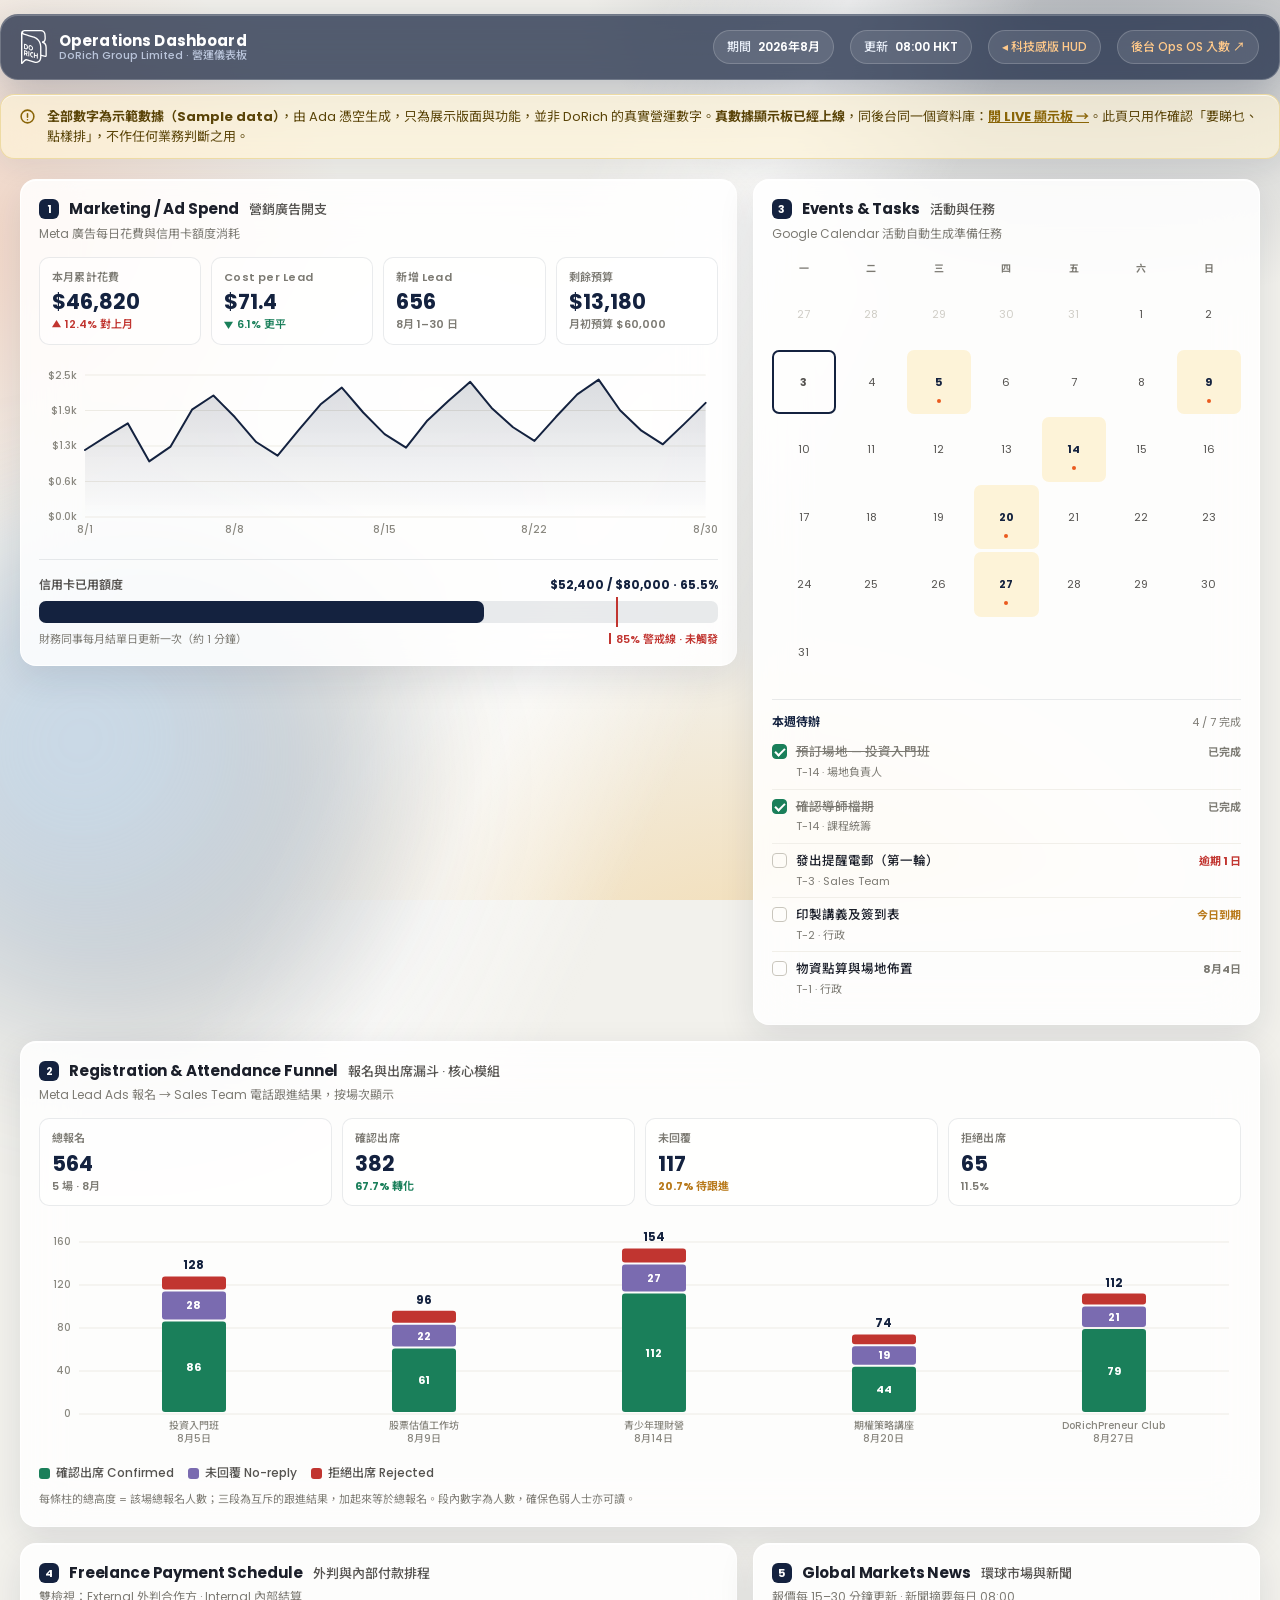
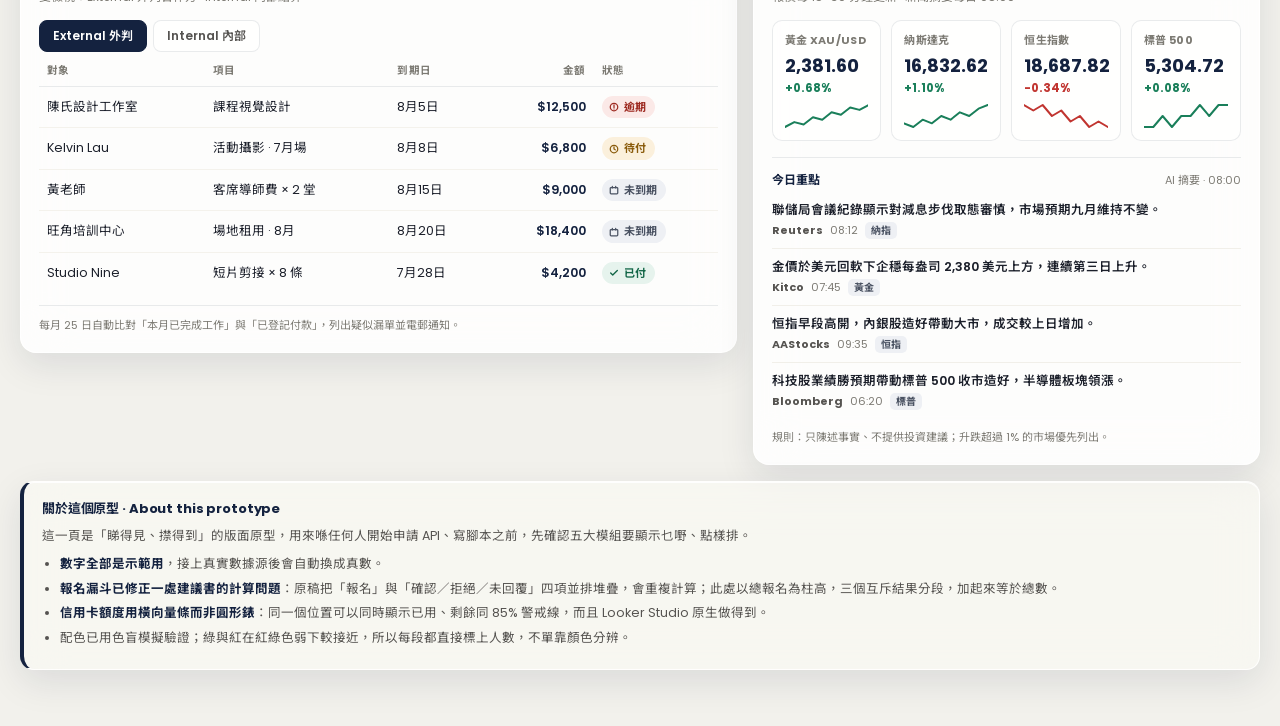
<file: light.html>
<!DOCTYPE html>
<html lang="zh-Hant-HK">
<head>
<meta charset="utf-8">
<meta name="robots" content="noindex,nofollow">
<meta name="viewport" content="width=device-width, initial-scale=1">
<title>DoRich Operations Dashboard — 原型 Prototype</title>
<link rel="preconnect" href="https://fonts.googleapis.com">
<link rel="preconnect" href="https://fonts.gstatic.com" crossorigin>
<link href="https://fonts.googleapis.com/css2?family=Poppins:wght@400;500;600;700;800&family=Noto+Sans+TC:wght@400;500;700;900&display=swap" rel="stylesheet">
<style>
:root{
  /* DoRich brand — pixel-sampled from the company deck design system */
  --ink:#14223F; --navy:#16264A; --ink-black:#141720;
  --paper:#F5F1E6; --amber:#F4AA29; --orange:#EA5A1E; --sky:#A8CEF3;
  --char:#5F5E5B; --grey:#A3A29E;

  /* Chart surface + validated data colours (dataviz validator, light mode, all six checks) */
  --surface:#FCFCFB;
  --c-confirmed:#1A7F5A;   /* good     */
  --c-noreply:#7A6BB0;     /* unknown  */
  --c-rejected:#C13530;    /* serious  */
  --c-line:#14223F;

  --st-good:#1A7F5A; --st-warn:#B8791A; --st-crit:#C13530; --st-idle:#6B7280;

  --bg:#F2F1EC;
  --hair:rgba(255,255,255,.85);
  --hair-in:rgba(20,34,63,.09);
  --txt:#1B1F2A; --txt-2:#555350; --txt-3:#7C7A73;

  --r:16px;
  --ease:cubic-bezier(0.22,1,0.36,1);
}
*{box-sizing:border-box}
html,body{margin:0;padding:0}
body{
  color:var(--txt);
  /* Gradient field — glass needs something behind it to refract. DoRich palette. */
  background:
    radial-gradient(900px 620px at 86% -6%, rgba(20,34,63,.30), transparent 58%),
    radial-gradient(760px 560px at -6% 26%, rgba(234,90,30,.20), transparent 56%),
    radial-gradient(840px 640px at 58% 112%, rgba(244,170,41,.32), transparent 58%),
    radial-gradient(520px 400px at 34% 44%, rgba(255,255,255,.70), transparent 55%),
    var(--bg);
  background-attachment:fixed;
  font-family:"Poppins","Noto Sans TC","PingFang HK","Hiragino Sans CNS",system-ui,-apple-system,"Segoe UI",sans-serif;
  font-size:14px; line-height:1.5; -webkit-font-smoothing:antialiased;
  min-height:100vh;
}
/* diagonal sheen + drifting orb, both inert to pointer */
body::before{
  content:""; position:fixed; inset:-20%; pointer-events:none; z-index:0;
  background:linear-gradient(115deg,transparent 42%,rgba(255,255,255,.62) 50%,transparent 58%);
}
body::after{
  content:""; position:fixed; width:520px; height:520px; left:-130px; bottom:-150px;
  border-radius:50%; pointer-events:none; z-index:0; filter:blur(70px);
  background:radial-gradient(circle at 40% 40%, rgba(168,206,243,.55), rgba(20,34,63,.18) 70%, transparent);
  animation:drift 17s ease-in-out infinite alternate;
}
.topbar,.notice,.wrap{position:relative; z-index:1}

/* ---------- Glass ---------- */
.glass{
  background:rgba(252,251,246,.55);
  -webkit-backdrop-filter:blur(22px) saturate(1.3);
  backdrop-filter:blur(22px) saturate(1.3);
  border:1px solid var(--hair);
  box-shadow:0 12px 36px rgba(20,34,63,.10), inset 0 1px 0 rgba(255,255,255,.9);
}
/* Data panels sit MORE opaque than the chrome — chart marks and small figures
   must stay legible over whatever the gradient is doing behind them. */
.glass-solid{
  background:rgba(255,255,255,.86);
  -webkit-backdrop-filter:blur(26px) saturate(1.25);
  backdrop-filter:blur(26px) saturate(1.25);
  border:1px solid var(--hair);
  box-shadow:0 12px 36px rgba(20,34,63,.10), inset 0 1px 0 rgba(255,255,255,.95);
}
@supports not (backdrop-filter:blur(1px)){
  .glass{background:rgba(252,251,246,.95)}
  .glass-solid{background:rgba(255,255,255,.97)}
}

@keyframes drift{from{transform:translate(0,0)}to{transform:translate(42px,30px)}}
@keyframes fadeUp{from{opacity:0;transform:translateY(14px)}to{opacity:1;transform:none}}
.anim{animation:fadeUp .5s var(--ease) both}
.grid > .anim:nth-child(1){animation-delay:.04s}
.grid > .anim:nth-child(2){animation-delay:.10s}
.grid > .anim:nth-child(3){animation-delay:.16s}
.grid > .anim:nth-child(4){animation-delay:.22s}
.grid > .anim:nth-child(5){animation-delay:.28s}
.foot.anim{animation-delay:.34s}
@media (prefers-reduced-motion:reduce){
  *,*::before,*::after{animation-duration:.01ms !important; animation-delay:0ms !important;
    transition-duration:.01ms !important}
}
h1,h2,h3{margin:0; font-weight:700; letter-spacing:-.01em}

/* ---------- Header ---------- */
.topbar{
  color:#fff; padding:0 20px; margin:14px auto 0; max-width:1392px; border-radius:18px;
  background:rgba(20,34,63,.72);
  -webkit-backdrop-filter:blur(22px) saturate(1.4); backdrop-filter:blur(22px) saturate(1.4);
  border:1px solid rgba(255,255,255,.18);
  box-shadow:0 14px 40px rgba(20,34,63,.24), inset 0 1px 0 rgba(255,255,255,.22);
}
@supports not (backdrop-filter:blur(1px)){.topbar{background:rgba(20,34,63,.97)}}
.topbar-in{max-width:1360px; margin:0 auto; display:flex; align-items:center; gap:16px; min-height:64px; flex-wrap:wrap}
.brand{display:flex; align-items:center; gap:12px; padding:10px 0}
.brand svg{height:34px; width:auto; display:block; flex:none}
.brand-txt{line-height:1.15}
.brand-txt strong{display:block; font-size:15px; font-weight:700; letter-spacing:.01em}
.brand-txt span{display:block; font-size:11px; color:#B9C4DA; font-weight:500}
.topbar-sp{flex:1 1 auto; min-width:8px}
.chip{
  display:inline-flex; align-items:center; gap:7px; background:rgba(255,255,255,.10);
  border:1px solid rgba(255,255,255,.18); color:#EAF0FA;
  border-radius:999px; padding:7px 13px; font-size:12px; font-weight:500; white-space:nowrap;
}
.chip b{font-weight:600; color:#fff}

/* ---------- Sample-data notice ---------- */
.notice{
  color:#5A4408; padding:12px 18px; font-size:13px;
  max-width:1392px; margin:14px auto 0; border-radius:14px;
  background:rgba(253,243,216,.72);
  -webkit-backdrop-filter:blur(18px) saturate(1.3); backdrop-filter:blur(18px) saturate(1.3);
  border:1px solid rgba(235,215,154,.85);
  box-shadow:0 8px 26px rgba(20,34,63,.08), inset 0 1px 0 rgba(255,255,255,.7);
}
@supports not (backdrop-filter:blur(1px)){.notice{background:rgba(253,243,216,.97)}}
.notice-in{max-width:1360px; margin:0 auto; display:flex; gap:11px; align-items:flex-start}
.notice svg{flex:none; margin-top:1px}
.notice b{font-weight:700}

/* ---------- Layout ---------- */
.wrap{max-width:1360px; margin:0 auto; padding:20px 20px 56px}
.grid{display:grid; gap:16px; grid-template-columns:repeat(12,1fr); align-items:start}
.card{border-radius:var(--r); padding:18px; min-width:0}
.col-4{grid-column:span 4} .col-5{grid-column:span 5} .col-6{grid-column:span 6}
.col-7{grid-column:span 7} .col-8{grid-column:span 8} .col-12{grid-column:span 12}

.card-hd{display:flex; align-items:baseline; gap:10px; margin-bottom:4px; flex-wrap:wrap}
.mod-no{
  font-size:11px; font-weight:700; color:#fff; background:var(--ink);
  width:20px; height:20px; border-radius:6px; display:inline-flex;
  align-items:center; justify-content:center; flex:none; align-self:center;
}
.card-hd h2{font-size:15px}
.card-hd .tc{font-size:13px; color:var(--txt-2); font-weight:500}
.card-sub{font-size:12px; color:var(--txt-3); margin:2px 0 14px}

/* ---------- Stat tiles ---------- */
.tiles{display:flex; gap:10px; flex-wrap:wrap; margin-bottom:16px}
.tile{flex:1 1 120px; min-width:112px; background:rgba(255,255,255,.55); border:1px solid var(--hair-in); border-radius:10px; padding:11px 12px}
.tile .lab{font-size:11px; color:var(--txt-3); font-weight:600; letter-spacing:.02em; margin-bottom:5px}
.tile .val{font-size:21px; font-weight:700; color:var(--ink); line-height:1.1; font-variant-numeric:tabular-nums}
.tile .delta{font-size:11px; font-weight:600; margin-top:3px; display:flex; align-items:center; gap:4px}
.up{color:var(--st-crit)} .down{color:var(--st-good)} .flat{color:var(--txt-3)}

/* ---------- Meter (credit card) ---------- */
.meter-row{display:flex; justify-content:space-between; align-items:baseline; font-size:12px; margin-bottom:7px}
.meter-row .l{color:var(--txt-2); font-weight:600}
.meter-row .r{color:var(--ink); font-weight:700; font-variant-numeric:tabular-nums}
.meter{position:relative; height:22px; background:rgba(20,34,63,.09); border-radius:7px; overflow:visible}
.meter-fill{height:100%; border-radius:7px; background:var(--ink); transition:width .5s ease}
.meter-thr{position:absolute; top:-4px; bottom:-4px; width:2px; background:var(--st-crit)}
.meter-cap{display:flex; justify-content:space-between; gap:12px; font-size:11px; color:var(--txt-3); margin-top:8px}
.thr-key{display:inline-flex; align-items:center; gap:5px; color:var(--st-crit); font-weight:600; white-space:nowrap}
.thr-key i{width:2px; height:11px; background:var(--st-crit); display:inline-block; flex:none}

/* ---------- Charts ---------- */
.chart{width:100%; display:block; overflow:visible}
.chart text{font-family:inherit}
.gridline{stroke:#EDEBE4; stroke-width:1}
.axis-lab{font-size:10px; fill:#8A8880; font-weight:500}
.dot-hit{cursor:pointer}

.legend{display:flex; gap:14px; flex-wrap:wrap; margin:12px 0 2px; font-size:12px}
.legend .li{display:inline-flex; align-items:center; gap:6px; color:var(--txt-2); font-weight:500}
.swatch{width:11px; height:11px; border-radius:3px; flex:none}

/* ---------- Tooltip ---------- */
#tip{
  position:fixed; pointer-events:none; opacity:0; transition:opacity .12s;
  background:var(--ink); color:#fff; border-radius:8px; padding:8px 11px;
  font-size:12px; line-height:1.45; z-index:99; box-shadow:0 6px 20px rgba(0,0,0,.22);
  max-width:230px;
}
#tip b{font-weight:700}
#tip .k{color:#B9C4DA}

/* ---------- Calendar ---------- */
.cal{display:grid; grid-template-columns:repeat(7,1fr); gap:3px; font-size:11px}
.cal .dow{text-align:center; font-weight:700; color:var(--txt-3); padding:4px 0; font-size:10px}
.cal .d{
  aspect-ratio:1/1; border-radius:7px; display:flex; flex-direction:column;
  align-items:center; justify-content:center; color:var(--txt-2); position:relative; font-variant-numeric:tabular-nums;
}
.cal .d.pad{color:#CFCDC6}
.cal .d.ev{background:#FDF3D8; color:var(--ink); font-weight:700}
.cal .d.ev::after{
  content:""; position:absolute; left:50%; bottom:18%; transform:translateX(-50%);
  width:4px; height:4px; border-radius:50%; background:var(--orange);
}
.cal .d.today{outline:2px solid var(--ink); outline-offset:-2px; font-weight:700}

/* ---------- Task list ---------- */
.tasks{list-style:none; margin:0; padding:0}
.tasks li{display:flex; gap:9px; align-items:flex-start; padding:8px 0; border-bottom:1px solid #F1EFE9; font-size:12.5px}
.tasks li:last-child{border-bottom:0}
.box{width:15px; height:15px; border-radius:4px; border:1.5px solid #C9C6BD; flex:none; margin-top:1px; position:relative}
.box.on{background:var(--st-good); border-color:var(--st-good)}
.box.on::after{content:""; position:absolute; left:4px; top:1px; width:4px; height:8px; border:solid #fff; border-width:0 2px 2px 0; transform:rotate(45deg)}
.tk-t{flex:1; min-width:0}
.tk-t .n{display:block; color:var(--txt); font-weight:500}
.tasks li.done .n{color:var(--txt-3); text-decoration:line-through}
.tk-t .m{display:block; font-size:11px; color:var(--txt-3); margin-top:2px}
.due{font-size:11px; font-weight:700; white-space:nowrap; padding-top:1px}
.due.over{color:var(--st-crit)} .due.soon{color:var(--st-warn)} .due.ok{color:var(--txt-3)}

/* ---------- Tables ---------- */
.tbl-tabs{display:flex; gap:6px; margin-bottom:11px}
.tb{
  border:1px solid var(--hair-in); background:rgba(255,255,255,.6); color:var(--txt-2);
  border-radius:8px; padding:6px 13px; font:inherit; font-size:12px; font-weight:600; cursor:pointer;
}
.tb[aria-selected="true"]{background:var(--ink); color:#fff; border-color:var(--ink)}
table{width:100%; border-collapse:collapse; font-size:12.5px}
th{
  text-align:left; font-size:10.5px; font-weight:700; color:var(--txt-3);
  letter-spacing:.04em; text-transform:uppercase; padding:0 8px 7px; border-bottom:1px solid var(--hair-in);
}
td{padding:9px 8px; border-bottom:1px solid #F4F2EC; vertical-align:middle}
tr:last-child td{border-bottom:0}
td.num{text-align:right; font-variant-numeric:tabular-nums; font-weight:600; color:var(--ink)}
.pill{
  display:inline-flex; align-items:center; gap:5px; border-radius:999px;
  padding:3px 9px 3px 7px; font-size:11px; font-weight:700; white-space:nowrap;
}
.pill svg{flex:none}
.p-paid{background:#E6F3ED; color:#126647}
.p-up{background:#EEF0F4; color:#4A5262}
.p-pend{background:#FBF0DC; color:#8A5B0B}
.p-over{background:#FBE9E7; color:#9E2B22}

/* ---------- Market tiles ---------- */
.mk{display:grid; grid-template-columns:repeat(4,1fr); gap:10px; margin-bottom:16px}
.mk-t{border:1px solid var(--hair-in); border-radius:10px; padding:11px 12px; background:rgba(255,255,255,.55); min-width:0}
.mk-t .n{font-size:11px; font-weight:700; color:var(--txt-3); letter-spacing:.03em}
.mk-t .v{font-size:18px; font-weight:700; color:var(--ink); margin-top:3px; font-variant-numeric:tabular-nums}
.mk-t .c{font-size:11.5px; font-weight:700; margin-top:1px}
.mk-t svg{margin-top:6px; display:block}
.pos{color:var(--st-good)} .neg{color:var(--st-crit)}

.news{list-style:none; margin:0; padding:0}
.news li{padding:9px 0; border-bottom:1px solid #F1EFE9}
.news li:last-child{border-bottom:0}
.news .h{font-size:12.5px; font-weight:600; color:var(--txt); line-height:1.45}
.news .m{font-size:11px; color:var(--txt-3); margin-top:3px; display:flex; gap:7px; flex-wrap:wrap}
.news .src{font-weight:700; color:var(--txt-2)}
.tag{background:#EEF0F4; color:#4A5262; border-radius:5px; padding:1px 6px; font-weight:700; font-size:10px}

/* ---------- Footer note ---------- */
.foot{
  margin-top:16px; border-left:4px solid var(--ink);
  border-radius:14px; padding:16px 18px; font-size:12.5px; color:var(--txt-2); line-height:1.65;
}
.foot h3{font-size:13px; color:var(--ink); margin-bottom:7px}
.foot ul{margin:7px 0 0; padding-left:18px}
.foot li{margin-bottom:4px}
.foot b{color:var(--ink)}

/* ---------- Responsive ---------- */
@media (max-width:1080px){
  .col-4,.col-5,.col-6,.col-7,.col-8{grid-column:span 12}
  .mk{grid-template-columns:repeat(2,1fr)}
}
@media (max-width:560px){
  .wrap{padding:14px 12px 40px}
  .grid{gap:12px}
  .card{padding:14px}
  .tile .val{font-size:18px}
  .topbar-in{min-height:0; padding:10px 0}
  .mk{grid-template-columns:repeat(2,1fr)}
  table{font-size:11.5px}
  td,th{padding-left:5px; padding-right:5px}
}
</style>
</head>
<body data-palette="#1A7F5A,#7A6BB0,#C13530">

<header class="topbar">
  <div class="topbar-in">
    <div class="brand">
      <svg viewBox="0 0 82.313 108.43" role="img" aria-label="DoRich"><g fill="#fff"><path d="M73.944 38.612A9.5 9.5 0 0 0 75.6 37.2c4.511-4.837 3.64-13.907 3.486-15.23 0-7.542-.083-20.011-14.7-21.953L11.46 0a13.155 13.155 0 0 0-5.955 1.2A9.2 9.2 0 0 0 0 9.74v95.912a2.733 2.733 0 0 0 4.721 1.92l8.346-8.84a5.512 5.512 0 0 1 5.651-1.5l23.821 7.254c5.636 1.72 11.076.933 15.313-2.208 4.631-3.429 7.286-9.379 7.286-16.32l-.058-2.767L77.052 86.4a4.471 4.471 0 0 0 .931.1 4.353 4.353 0 0 0 2.751-.975 4.212 4.212 0 0 0 1.579-3.286v-25.9c0-8.341-2.749-14.195-8.369-17.733M60.923 85.959c0 5.591-2.033 10.305-5.579 12.931-3.136 2.323-7.246 2.877-11.572 1.562L19.953 93.2A9.7 9.7 0 0 0 10 95.837l-5.718 6.056.488-88.859a8.6 8.6 0 0 0 3.755 2.215 9780.09 9780.09 0 0 0 17.292 5.283l14.239 4.333c.85.235 20.806 6.007 20.806 29.379zM78.011 82.3l-12.927-3.475V54.244c0-26.794-23.692-33.389-23.858-33.432L27.049 16.5c-5.913-1.8-12.5-3.814-17.283-5.281a3.626 3.626 0 0 1-2.714-2.447 6.26 6.26 0 0 1-.083-2.324 2.326 2.326 0 0 1 1.758-1.937 11.335 11.335 0 0 1 2.733-.292h52.5c9.208 1.277 10.9 7.036 10.9 17.881l.017.276c.3 2.3.458 8.922-2.374 11.952-1.159 1.238-3.449 1.773-5.555 1.646l-.011 4.377c7.714 2.278 11.154 7.04 11.154 15.994v25.886l-.087.066"/><path d="M22.329 54.768c-.024 5.1-3.173 7.956-8.085 6.834a15.1 15.1 0 0 1-4.5-1.778l.075-16.15 4.893 1.118a9.976 9.976 0 0 1 7.618 9.976m-3.263-.656a5.8 5.8 0 0 0-4.315-5.912l-1.835-.419-.046 9.929a14.065 14.065 0 0 0 1.815.569c2.855.651 4.367-1.256 4.38-4.168"/><path d="M23.863 55.208c.023-4.877 3.117-7.857 7.287-6.9 4.227.965 7.268 5.346 7.245 10.223s-3.1 7.884-7.324 6.919c-4.171-.952-7.23-5.361-7.208-10.237M35.17 57.79c.014-2.891-1.663-5.437-4.036-5.979-2.354-.539-4.032 1.243-4.046 4.133-.013 2.846 1.645 5.411 4 5.95 2.373.542 4.07-1.258 4.083-4.1"/><path d="m17.728 82.658-2.038-5.369c-.311-.057-.64-.119-.987-.209a9.332 9.332 0 0 1-1.732-.626l-.083 4.956-3.232-.833.28-16.741 5.625 1.45a6.937 6.937 0 0 1 5.546 7.191c-.039 2.388-.927 3.909-2.423 4.531l2.516 6.545zm.107-10.823c.026-1.562-.688-2.71-2.642-3.214l-2.082-.537-.087 5.2a8.748 8.748 0 0 0 1.641.58c2.155.556 3.139-.177 3.17-2.03"/><path d="m23.5 67.332 3.178.819-.278 16.742-3.177-.819z"/><path d="M38.563 87.76a4.64 4.64 0 0 1-2.585-.062c-4.109-1.059-7.134-5.56-7.051-10.515s3.231-7.864 7.359-6.8a6.758 6.758 0 0 1 2.547 1.239l-.061 3.638a5.478 5.478 0 0 0-2.364-1.237c-2.41-.621-4.235.994-4.284 3.985a6.034 6.034 0 0 0 4.115 6.128 4.138 4.138 0 0 0 2.384.03z"/><path d="m53.792 75.141-.28 16.741-3.2-.823.117-6.965-6.155-1.586-.117 6.964-3.195-.823.28-16.742 3.195.824-.1 6.227 6.155 1.587.1-6.228z"/></g></svg>
      <span class="brand-txt">
        <strong>Operations Dashboard</strong>
        <span>DoRich Group Limited · 營運儀表板</span>
      </span>
    </div>
    <span class="topbar-sp"></span>
    <span class="chip">期間 <b>2026年8月</b></span>
    <span class="chip">更新 <b>08:00 HKT</b></span>
    <a class="chip" href="./" style="color:#FFC98A;text-decoration:none">◂ 科技感版 HUD</a>
    <a class="chip" href="https://dorich-ops-os-production.up.railway.app/" style="color:#FFC98A;text-decoration:none">後台 Ops OS 入數 ↗</a>
  </div>
</header>

<div class="notice">
  <div class="notice-in">
    <svg width="17" height="17" viewBox="0 0 24 24" fill="none" stroke="#8A6508" stroke-width="2.2" stroke-linecap="round"><circle cx="12" cy="12" r="9"/><path d="M12 8v5"/><path d="M12 16.5v.01"/></svg>
    <div><b>全部數字為示範數據（Sample data）</b>，由 Ada 憑空生成，只為展示版面與功能，並非 DoRich 的真實營運數字。<b>真數據顯示板已經上線</b>，同後台同一個資料庫：<a href="https://dorich-ops-os-production.up.railway.app/board" style="color:#8A6508;font-weight:700">開 LIVE 顯示板 →</a>。此頁只用作確認「要睇乜、點樣排」，不作任何業務判斷之用。</div>
  </div>
</div>

<div class="wrap">
  <div class="grid">

    <!-- ============ MODULE 1 ============ -->
    <section class="card glass-solid anim col-7">
      <div class="card-hd"><span class="mod-no">1</span><h2>Marketing / Ad Spend</h2><span class="tc">營銷廣告開支</span></div>
      <p class="card-sub">Meta 廣告每日花費與信用卡額度消耗</p>

      <div class="tiles">
        <div class="tile"><div class="lab">本月累計花費</div><div class="val">$46,820</div><div class="delta up"><svg width="9" height="9" viewBox="0 0 10 10" fill="currentColor"><path d="M5 0l5 8H0z"/></svg>12.4% 對上月</div></div>
        <div class="tile"><div class="lab">Cost per Lead</div><div class="val">$71.4</div><div class="delta down"><svg width="9" height="9" viewBox="0 0 10 10" fill="currentColor"><path d="M5 10L0 2h10z"/></svg>6.1% 更平</div></div>
        <div class="tile"><div class="lab">新增 Lead</div><div class="val">656</div><div class="delta flat">8月 1–30 日</div></div>
        <div class="tile"><div class="lab">剩餘預算</div><div class="val">$13,180</div><div class="delta flat">月初預算 $60,000</div></div>
      </div>

      <div id="spend-chart"></div>

      <div style="margin-top:18px; padding-top:16px; border-top:1px solid var(--hair-in)">
        <div class="meter-row"><span class="l">信用卡已用額度</span><span class="r">$52,400 / $80,000 · 65.5%</span></div>
        <div class="meter">
          <div class="meter-fill" style="width:65.5%"></div>
          <div class="meter-thr" style="left:85%"></div>
        </div>
        <div class="meter-cap">
          <span>財務同事每月結單日更新一次（約 1 分鐘）</span>
          <span class="thr-key"><i></i>85% 警戒線 · 未觸發</span>
        </div>
      </div>
    </section>

    <!-- ============ MODULE 3 (calendar) ============ -->
    <section class="card glass-solid anim col-5">
      <div class="card-hd"><span class="mod-no">3</span><h2>Events &amp; Tasks</h2><span class="tc">活動與任務</span></div>
      <p class="card-sub">Google Calendar 活動自動生成準備任務</p>

      <div class="cal" id="cal"></div>

      <div style="margin-top:15px; padding-top:13px; border-top:1px solid var(--hair-in)">
        <div style="display:flex; justify-content:space-between; align-items:baseline; margin-bottom:4px">
          <strong style="font-size:12px; color:var(--ink)">本週待辦</strong>
          <span style="font-size:11px; color:var(--txt-3)">4 / 7 完成</span>
        </div>
        <ul class="tasks">
          <li class="done"><span class="box on"></span><span class="tk-t"><span class="n">預訂場地 — 投資入門班</span><span class="m">T-14 · 場地負責人</span></span><span class="due ok">已完成</span></li>
          <li class="done"><span class="box on"></span><span class="tk-t"><span class="n">確認導師檔期</span><span class="m">T-14 · 課程統籌</span></span><span class="due ok">已完成</span></li>
          <li><span class="box"></span><span class="tk-t"><span class="n">發出提醒電郵（第一輪）</span><span class="m">T-3 · Sales Team</span></span><span class="due over">逾期 1 日</span></li>
          <li><span class="box"></span><span class="tk-t"><span class="n">印製講義及簽到表</span><span class="m">T-2 · 行政</span></span><span class="due soon">今日到期</span></li>
          <li><span class="box"></span><span class="tk-t"><span class="n">物資點算與場地佈置</span><span class="m">T-1 · 行政</span></span><span class="due ok">8月4日</span></li>
        </ul>
      </div>
    </section>

    <!-- ============ MODULE 2 ============ -->
    <section class="card glass-solid anim col-12">
      <div class="card-hd"><span class="mod-no">2</span><h2>Registration &amp; Attendance Funnel</h2><span class="tc">報名與出席漏斗 · 核心模組</span></div>
      <p class="card-sub">Meta Lead Ads 報名 → Sales Team 電話跟進結果，按場次顯示</p>

      <div class="tiles">
        <div class="tile"><div class="lab">總報名</div><div class="val">564</div><div class="delta flat">5 場 · 8月</div></div>
        <div class="tile"><div class="lab">確認出席</div><div class="val">382</div><div class="delta flat" style="color:var(--st-good); font-weight:700">67.7% 轉化</div></div>
        <div class="tile"><div class="lab">未回覆</div><div class="val">117</div><div class="delta flat" style="color:var(--st-warn); font-weight:700">20.7% 待跟進</div></div>
        <div class="tile"><div class="lab">拒絕出席</div><div class="val">65</div><div class="delta flat">11.5%</div></div>
      </div>

      <div id="funnel-chart"></div>

      <div class="legend" id="funnel-legend"></div>
      <p style="font-size:11px; color:var(--txt-3); margin:9px 0 0">
        每條柱的總高度 = 該場總報名人數；三段為互斥的跟進結果，加起來等於總報名。段內數字為人數，確保色弱人士亦可讀。
      </p>
    </section>

    <!-- ============ MODULE 4 ============ -->
    <section class="card glass-solid anim col-7">
      <div class="card-hd"><span class="mod-no">4</span><h2>Freelance Payment Schedule</h2><span class="tc">外判與內部付款排程</span></div>
      <p class="card-sub">雙檢視：External 外判合作方 · Internal 內部結算</p>

      <div class="tbl-tabs" role="tablist">
        <button class="tb" role="tab" aria-selected="true" data-pane="ext">External 外判</button>
        <button class="tb" role="tab" aria-selected="false" data-pane="int">Internal 內部</button>
      </div>

      <div id="pane-ext">
        <table>
          <thead><tr><th>對象</th><th>項目</th><th>到期日</th><th style="text-align:right">金額</th><th>狀態</th></tr></thead>
          <tbody>
            <tr><td>陳氏設計工作室</td><td>課程視覺設計</td><td>8月5日</td><td class="num">$12,500</td><td><span class="pill p-over"><svg width="10" height="10" viewBox="0 0 24 24" fill="none" stroke="currentColor" stroke-width="3" stroke-linecap="round"><circle cx="12" cy="12" r="9"/><path d="M12 7v6"/><path d="M12 16.5v.01"/></svg>逾期</span></td></tr>
            <tr><td>Kelvin Lau</td><td>活動攝影 · 7月場</td><td>8月8日</td><td class="num">$6,800</td><td><span class="pill p-pend"><svg width="10" height="10" viewBox="0 0 24 24" fill="none" stroke="currentColor" stroke-width="3" stroke-linecap="round"><circle cx="12" cy="12" r="9"/><path d="M12 7v5l3 2"/></svg>待付</span></td></tr>
            <tr><td>黃老師</td><td>客席導師費 × 2 堂</td><td>8月15日</td><td class="num">$9,000</td><td><span class="pill p-up"><svg width="10" height="10" viewBox="0 0 24 24" fill="none" stroke="currentColor" stroke-width="3" stroke-linecap="round"><path d="M8 3v4M16 3v4"/><rect x="3" y="6" width="18" height="15" rx="2"/></svg>未到期</span></td></tr>
            <tr><td>旺角培訓中心</td><td>場地租用 · 8月</td><td>8月20日</td><td class="num">$18,400</td><td><span class="pill p-up"><svg width="10" height="10" viewBox="0 0 24 24" fill="none" stroke="currentColor" stroke-width="3" stroke-linecap="round"><path d="M8 3v4M16 3v4"/><rect x="3" y="6" width="18" height="15" rx="2"/></svg>未到期</span></td></tr>
            <tr><td>Studio Nine</td><td>短片剪接 × 8 條</td><td>7月28日</td><td class="num">$4,200</td><td><span class="pill p-paid"><svg width="10" height="10" viewBox="0 0 24 24" fill="none" stroke="currentColor" stroke-width="3.2" stroke-linecap="round" stroke-linejoin="round"><path d="M20 6L9 17l-5-5"/></svg>已付</span></td></tr>
          </tbody>
        </table>
      </div>

      <div id="pane-int" hidden>
        <table>
          <thead><tr><th>同事</th><th>項目</th><th>到期日</th><th style="text-align:right">金額</th><th>狀態</th></tr></thead>
          <tbody>
            <tr><td>Ada Cheng</td><td>7月場次超時津貼</td><td>8月7日</td><td class="num">$2,400</td><td><span class="pill p-pend"><svg width="10" height="10" viewBox="0 0 24 24" fill="none" stroke="currentColor" stroke-width="3" stroke-linecap="round"><circle cx="12" cy="12" r="9"/><path d="M12 7v5l3 2"/></svg>待付</span></td></tr>
            <tr><td>Marco Ho</td><td>課程統籌獎金 · Q2</td><td>8月10日</td><td class="num">$8,000</td><td><span class="pill p-up"><svg width="10" height="10" viewBox="0 0 24 24" fill="none" stroke="currentColor" stroke-width="3" stroke-linecap="round"><path d="M8 3v4M16 3v4"/><rect x="3" y="6" width="18" height="15" rx="2"/></svg>未到期</span></td></tr>
            <tr><td>Janice Wong</td><td>墊支報銷 · 物資</td><td>8月12日</td><td class="num">$1,860</td><td><span class="pill p-up"><svg width="10" height="10" viewBox="0 0 24 24" fill="none" stroke="currentColor" stroke-width="3" stroke-linecap="round"><path d="M8 3v4M16 3v4"/><rect x="3" y="6" width="18" height="15" rx="2"/></svg>未到期</span></td></tr>
            <tr><td>Terence Lam</td><td>兼職導師 · 7月</td><td>7月30日</td><td class="num">$5,600</td><td><span class="pill p-paid"><svg width="10" height="10" viewBox="0 0 24 24" fill="none" stroke="currentColor" stroke-width="3.2" stroke-linecap="round" stroke-linejoin="round"><path d="M20 6L9 17l-5-5"/></svg>已付</span></td></tr>
          </tbody>
        </table>
      </div>

      <p style="font-size:11px; color:var(--txt-3); margin:12px 0 0; padding-top:11px; border-top:1px solid var(--hair-in)">
        每月 25 日自動比對「本月已完成工作」與「已登記付款」，列出疑似漏單並電郵通知。
      </p>
    </section>

    <!-- ============ MODULE 5 ============ -->
    <section class="card glass-solid anim col-5">
      <div class="card-hd"><span class="mod-no">5</span><h2>Global Markets News</h2><span class="tc">環球市場與新聞</span></div>
      <p class="card-sub">報價每 15–30 分鐘更新 · 新聞摘要每日 08:00</p>

      <div class="mk" id="mk"></div>

      <div style="padding-top:13px; border-top:1px solid var(--hair-in)">
        <div style="display:flex; justify-content:space-between; align-items:baseline; margin-bottom:3px">
          <strong style="font-size:12px; color:var(--ink)">今日重點</strong>
          <span style="font-size:11px; color:var(--txt-3)">AI 摘要 · 08:00</span>
        </div>
        <ul class="news">
          <li><div class="h">聯儲局會議紀錄顯示對減息步伐取態審慎，市場預期九月維持不變。</div><div class="m"><span class="src">Reuters</span><span>08:12</span><span class="tag">納指</span></div></li>
          <li><div class="h">金價於美元回軟下企穩每盎司 2,380 美元上方，連續第三日上升。</div><div class="m"><span class="src">Kitco</span><span>07:45</span><span class="tag">黃金</span></div></li>
          <li><div class="h">恒指早段高開，內銀股造好帶動大市，成交較上日增加。</div><div class="m"><span class="src">AAStocks</span><span>09:35</span><span class="tag">恒指</span></div></li>
          <li><div class="h">科技股業績勝預期帶動標普 500 收市造好，半導體板塊領漲。</div><div class="m"><span class="src">Bloomberg</span><span>06:20</span><span class="tag">標普</span></div></li>
        </ul>
        <p style="font-size:11px; color:var(--txt-3); margin:10px 0 0">
          規則：只陳述事實、不提供投資建議；升跌超過 1% 的市場優先列出。
        </p>
      </div>
    </section>

  </div>

  <div class="foot glass anim">
    <h3>關於這個原型 · About this prototype</h3>
    這一頁是「睇得見、㩒得到」的版面原型，用來喺任何人開始申請 API、寫腳本之前，先確認五大模組要顯示乜嘢、點樣排。
    <ul>
      <li><b>數字全部是示範用</b>，接上真實數據源後會自動換成真數。</li>
      <li><b>報名漏斗已修正一處建議書的計算問題</b>：原稿把「報名」與「確認／拒絕／未回覆」四項並排堆疊，會重複計算；此處以總報名為柱高，三個互斥結果分段，加起來等於總數。</li>
      <li><b>信用卡額度用橫向量條而非圓形錶</b>：同一個位置可以同時顯示已用、剩餘同 85% 警戒線，而且 Looker Studio 原生做得到。</li>
      <li>配色已用色盲模擬驗證；綠與紅在紅綠色弱下較接近，所以每段都直接標上人數，不單靠顏色分辨。</li>
    </ul>
  </div>
</div>

<div id="tip" role="status" aria-live="polite"></div>

<script>
(function(){
"use strict";
var SVGNS="http://www.w3.org/2000/svg";
function el(n,a){var e=document.createElementNS(SVGNS,n);for(var k in a){if(a[k]!==null&&a[k]!==undefined)e.setAttribute(k,a[k]);}return e;}
var tip=document.getElementById("tip");
function showTip(html,x,y){
  tip.innerHTML=html; tip.style.opacity="1";
  var r=tip.getBoundingClientRect();
  var left=x+14, top=y-r.height-12;
  if(left+r.width>window.innerWidth-8) left=x-r.width-14;
  if(left<8) left=8;
  if(top<8) top=y+18;
  tip.style.left=left+"px"; tip.style.top=top+"px";
}
function hideTip(){tip.style.opacity="0";}
document.addEventListener("scroll",hideTip,{passive:true});

/* ---------------- MODULE 1 · ad spend line ---------------- */
var SPEND=[1180,1420,1650,980,1240,1890,2140,1760,1320,1080,1540,1980,2280,1840,1460,1220,1700,2050,2380,1920,1580,1340,1760,2160,2420,1880,1520,1280,1640,2010];
function drawSpend(){
  var host=document.getElementById("spend-chart"); if(!host) return;
  host.innerHTML="";
  var W=host.clientWidth||640, H=180, P={t:14,r:12,b:24,l:46};
  var iw=W-P.l-P.r, ih=H-P.t-P.b;
  var max=0; for(var i=0;i<SPEND.length;i++){ if(SPEND[i]>max) max=SPEND[i]; }
  max=Math.ceil(max/500)*500;
  var svg=el("svg",{class:"chart",viewBox:"0 0 "+W+" "+H,height:H,role:"img","aria-label":"每日廣告花費趨勢（示範數據）"});

  for(var g=0; g<=4; g++){
    var gy=P.t+ih-(ih*g/4);
    svg.appendChild(el("line",{x1:P.l,y1:gy,x2:P.l+iw,y2:gy,class:"gridline"}));
    var t=el("text",{x:P.l-8,y:gy+3.5,class:"axis-lab","text-anchor":"end"});
    t.textContent="$"+((max*g/4)/1000).toFixed(1)+"k"; svg.appendChild(t);
  }
  function X(i){return P.l+(iw*i/(SPEND.length-1));}
  function Y(v){return P.t+ih-(ih*v/max);}

  var dArea="M"+X(0)+","+(P.t+ih), dLine="";
  for(var i=0;i<SPEND.length;i++){
    dArea+=" L"+X(i)+","+Y(SPEND[i]);
    dLine+=(i?" L":"M")+X(i)+","+Y(SPEND[i]);
  }
  dArea+=" L"+X(SPEND.length-1)+","+(P.t+ih)+" Z";

  var grad=el("linearGradient",{id:"sg",x1:"0",y1:"0",x2:"0",y2:"1"});
  grad.appendChild(el("stop",{offset:"0%","stop-color":"#14223F","stop-opacity":".16"}));
  grad.appendChild(el("stop",{offset:"100%","stop-color":"#14223F","stop-opacity":"0"}));
  var defs=el("defs",{}); defs.appendChild(grad); svg.appendChild(defs);
  svg.appendChild(el("path",{d:dArea,fill:"url(#sg)"}));
  svg.appendChild(el("path",{d:dLine,fill:"none",stroke:"var(--c-line)","stroke-width":"2","stroke-linejoin":"round","stroke-linecap":"round"}));

  [0,7,14,21,29].forEach(function(i){
    var t=el("text",{x:X(i),y:P.t+ih+16,class:"axis-lab","text-anchor":"middle"});
    t.textContent="8/"+(i+1); svg.appendChild(t);
  });

  var cross=el("line",{x1:0,y1:P.t,x2:0,y2:P.t+ih,stroke:"#14223F","stroke-width":"1","stroke-dasharray":"3 3",opacity:"0"});
  var dot=el("circle",{r:4.5,fill:"#14223F",stroke:"#fff","stroke-width":"2",opacity:"0"});
  svg.appendChild(cross); svg.appendChild(dot);

  var hit=el("rect",{x:P.l,y:P.t,width:iw,height:ih,fill:"transparent",class:"dot-hit"});
  svg.appendChild(hit);
  hit.addEventListener("mousemove",function(ev){
    var box=svg.getBoundingClientRect();
    var sx=(ev.clientX-box.left)*(W/box.width);
    var idx=Math.round((sx-P.l)/(iw/(SPEND.length-1)));
    if(idx<0)idx=0; if(idx>SPEND.length-1)idx=SPEND.length-1;
    cross.setAttribute("x1",X(idx)); cross.setAttribute("x2",X(idx)); cross.setAttribute("opacity","1");
    dot.setAttribute("cx",X(idx)); dot.setAttribute("cy",Y(SPEND[idx])); dot.setAttribute("opacity","1");
    showTip("<b>8月"+(idx+1)+"日</b><br><span class='k'>廣告花費</span> $"+SPEND[idx].toLocaleString(),ev.clientX,ev.clientY);
  });
  hit.addEventListener("mouseleave",function(){cross.setAttribute("opacity","0");dot.setAttribute("opacity","0");hideTip();});
  host.appendChild(svg);
}

/* ---------------- MODULE 2 · funnel stacked bars ---------------- */
var SERIES=[
  {key:"confirmed",label:"確認出席 Confirmed",color:"#1A7F5A"},
  {key:"noreply",  label:"未回覆 No-reply",   color:"#7A6BB0"},
  {key:"rejected", label:"拒絕出席 Rejected", color:"#C13530"}
];
var SHOPS=[
  {name:"投資入門班",  date:"8月5日",  confirmed:86, noreply:28, rejected:14},
  {name:"股票估值工作坊",date:"8月9日", confirmed:61, noreply:22, rejected:13},
  {name:"青少年理財營",  date:"8月14日",confirmed:112,noreply:27, rejected:15},
  {name:"期權策略講座",  date:"8月20日",confirmed:44, noreply:19, rejected:11},
  {name:"DoRichPreneur Club",date:"8月27日",confirmed:79,noreply:21,rejected:12}
];
function drawFunnel(){
  var host=document.getElementById("funnel-chart"); if(!host) return;
  host.innerHTML="";
  var narrow=window.innerWidth<620;
  var W=host.clientWidth||900, H=narrow?250:230, P={t:20,r:12,b:narrow?46:38,l:40};
  var iw=W-P.l-P.r, ih=H-P.t-P.b;
  var max=0;
  SHOPS.forEach(function(s){var t=s.confirmed+s.noreply+s.rejected; if(t>max)max=t;});
  max=Math.ceil(max/40)*40;
  var svg=el("svg",{class:"chart",viewBox:"0 0 "+W+" "+H,height:H,role:"img","aria-label":"各場次報名跟進結果堆疊柱狀圖（示範數據）"});

  for(var g=0; g<=4; g++){
    var gy=P.t+ih-(ih*g/4);
    svg.appendChild(el("line",{x1:P.l,y1:gy,x2:P.l+iw,y2:gy,class:"gridline"}));
    var t=el("text",{x:P.l-8,y:gy+3.5,class:"axis-lab","text-anchor":"end"});
    t.textContent=String(Math.round(max*g/4)); svg.appendChild(t);
  }

  var slot=iw/SHOPS.length, bw=Math.min(narrow?34:64, slot*0.56);
  SHOPS.forEach(function(s,si){
    var cx=P.l+slot*si+slot/2, total=s.confirmed+s.noreply+s.rejected;
    var acc=0;
    SERIES.forEach(function(se){
      var v=s[se.key];
      var hpx=(ih*v/max);
      var y=P.t+ih-(ih*(acc+v)/max);
      var segH=Math.max(hpx-2,1); /* 2px surface gap between stacked segments */
      var rect=el("rect",{x:cx-bw/2,y:y,width:bw,height:segH,fill:se.color,rx:"3",class:"dot-hit"});
      rect.addEventListener("mouseenter",function(ev){
        showTip("<b>"+s.name+"</b><br><span class='k'>"+se.label+"</span> "+v+" 人 ("+Math.round(v/total*100)+"%)",ev.clientX,ev.clientY);
      });
      rect.addEventListener("mousemove",function(ev){
        showTip("<b>"+s.name+"</b><br><span class='k'>"+se.label+"</span> "+v+" 人 ("+Math.round(v/total*100)+"%)",ev.clientX,ev.clientY);
      });
      rect.addEventListener("mouseleave",hideTip);
      svg.appendChild(rect);
      /* direct label — secondary encoding, required because green/red ΔE is in the CVD floor band */
      if(segH>15){
        var lb=el("text",{x:cx,y:y+segH/2+4,"text-anchor":"middle",fill:"#fff","font-size":"11","font-weight":"700"});
        lb.textContent=String(v); svg.appendChild(lb);
      }
      acc+=v;
    });
    var tot=el("text",{x:cx,y:P.t+ih-(ih*total/max)-7,"text-anchor":"middle",fill:"#14223F","font-size":"11.5","font-weight":"700"});
    tot.textContent=String(total); svg.appendChild(tot);

    var nm=el("text",{x:cx,y:P.t+ih+15,"text-anchor":"middle",class:"axis-lab","font-weight":"600",fill:"#4A4F5A"});
    nm.textContent = narrow ? (s.name.length>5?s.name.slice(0,5)+"…":s.name) : s.name;
    svg.appendChild(nm);
    var dt=el("text",{x:cx,y:P.t+ih+28,"text-anchor":"middle",class:"axis-lab"});
    dt.textContent=s.date; svg.appendChild(dt);
  });
  host.appendChild(svg);

  var lg=document.getElementById("funnel-legend");
  if(lg && !lg.childNodes.length){
    SERIES.forEach(function(se){
      var d=document.createElement("span"); d.className="li";
      var sw=document.createElement("span"); sw.className="swatch"; sw.style.background=se.color;
      d.appendChild(sw); d.appendChild(document.createTextNode(se.label));
      lg.appendChild(d);
    });
  }
}

/* ---------------- MODULE 3 · calendar ---------------- */
function drawCal(){
  var host=document.getElementById("cal"); if(!host) return;
  host.innerHTML="";
  ["一","二","三","四","五","六","日"].forEach(function(d){
    var e=document.createElement("div"); e.className="dow"; e.textContent=d; host.appendChild(e);
  });
  /* August 2026 — 1 Aug is a Saturday; grid starts Monday */
  var lead=5, days=31, events={5:1,9:1,14:1,20:1,27:1}, today=3;
  for(var i=0;i<lead;i++){
    var p=document.createElement("div"); p.className="d pad"; p.textContent=String(27+i); host.appendChild(p);
  }
  for(var d=1; d<=days; d++){
    var c=document.createElement("div");
    c.className="d"+(events[d]?" ev":"")+(d===today?" today":"");
    c.textContent=String(d);
    if(events[d]){
      var found=null;
      for(var k=0;k<SHOPS.length;k++){ if(SHOPS[k].date==="8月"+d+"日") found=SHOPS[k]; }
      if(found){
        c.style.cursor="pointer";
        (function(f){
          c.addEventListener("mouseenter",function(ev){showTip("<b>"+f.name+"</b><br><span class='k'>報名</span> "+(f.confirmed+f.noreply+f.rejected)+" 人",ev.clientX,ev.clientY);});
          c.addEventListener("mousemove",function(ev){showTip("<b>"+f.name+"</b><br><span class='k'>報名</span> "+(f.confirmed+f.noreply+f.rejected)+" 人",ev.clientX,ev.clientY);});
          c.addEventListener("mouseleave",hideTip);
        })(found);
      }
    }
    host.appendChild(c);
  }
}

/* ---------------- MODULE 5 · market tiles ---------------- */
var MK=[
  {n:"黃金 XAU/USD", v:"2,381.60", c:"+0.68%", up:true,  s:[10,12,11,14,13,16,15,18,17,19]},
  {n:"納斯達克",     v:"16,832.62",c:"+1.10%", up:true,  s:[14,13,15,14,16,15,17,16,18,19]},
  {n:"恒生指數",     v:"18,687.82",c:"-0.34%", up:false, s:[18,17,18,16,17,15,16,14,15,14]},
  {n:"標普 500",     v:"5,304.72", c:"+0.08%", up:true,  s:[15,15,16,15,16,16,17,16,17,17]}
];
function drawMk(){
  var host=document.getElementById("mk"); if(!host) return;
  host.innerHTML="";
  MK.forEach(function(m){
    var d=document.createElement("div"); d.className="mk-t";
    d.innerHTML='<div class="n">'+m.n+'</div><div class="v">'+m.v+'</div><div class="c '+(m.up?"pos":"neg")+'">'+m.c+'</div>';
    var w=100,h=26,mx=Math.max.apply(null,m.s),mn=Math.min.apply(null,m.s),rg=(mx-mn)||1;
    var dd="";
    m.s.forEach(function(v,i){ dd+=(i?" L":"M")+(i*(w/(m.s.length-1)))+","+(h-((v-mn)/rg)*(h-4)-2); });
    var svg=el("svg",{viewBox:"0 0 "+w+" "+h,width:"100%",height:h,preserveAspectRatio:"none","aria-hidden":"true"});
    svg.appendChild(el("path",{d:dd,fill:"none",stroke:m.up?"#1A7F5A":"#C13530","stroke-width":"2","stroke-linejoin":"round","stroke-linecap":"round","vector-effect":"non-scaling-stroke"}));
    d.appendChild(svg); host.appendChild(d);
  });
}

/* ---------------- Payment tabs ---------------- */
Array.prototype.forEach.call(document.querySelectorAll(".tb"),function(b){
  b.addEventListener("click",function(){
    Array.prototype.forEach.call(document.querySelectorAll(".tb"),function(o){o.setAttribute("aria-selected","false");});
    b.setAttribute("aria-selected","true");
    document.getElementById("pane-ext").hidden = (b.dataset.pane!=="ext");
    document.getElementById("pane-int").hidden = (b.dataset.pane!=="int");
  });
});

function drawAll(){ drawSpend(); drawFunnel(); drawCal(); drawMk(); }
drawAll();
var rt; window.addEventListener("resize",function(){clearTimeout(rt); rt=setTimeout(drawAll,140);});
})();
</script>
</body>
</html>
</file>
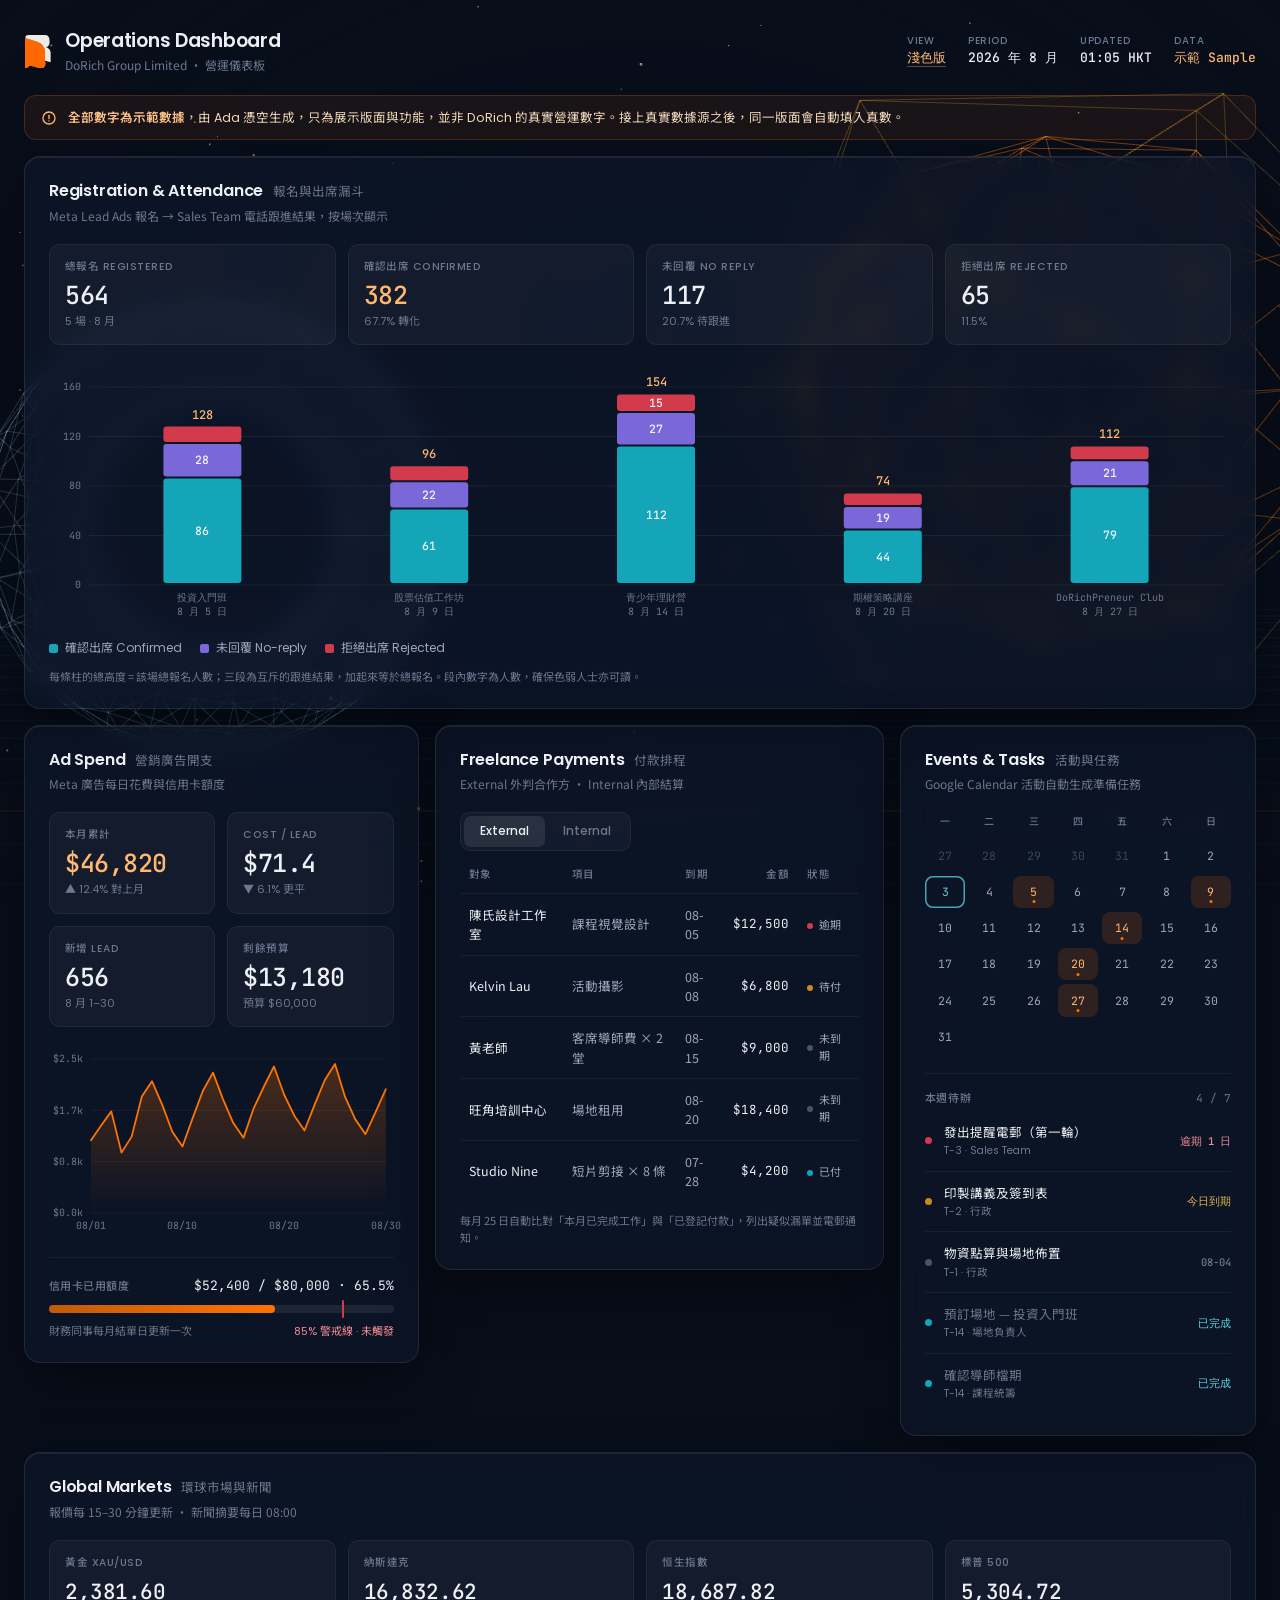
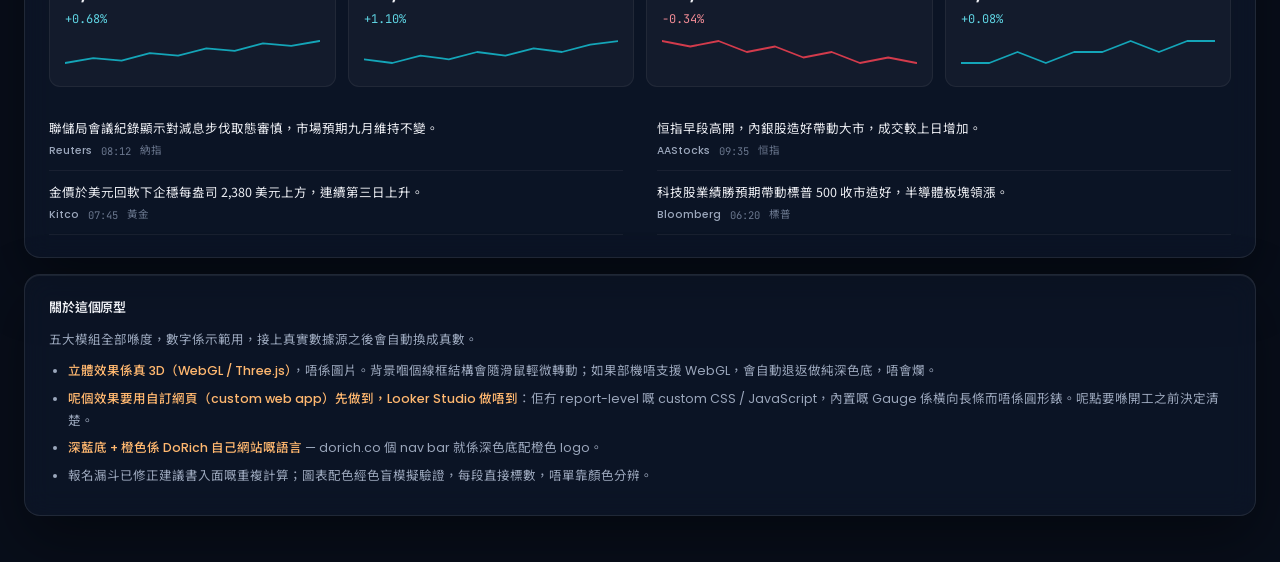
<file: v1.html>
<!DOCTYPE html>
<html lang="zh-Hant-HK">
<head>
<meta charset="utf-8">
<meta name="robots" content="noindex,nofollow">
<meta name="viewport" content="width=device-width, initial-scale=1">
<title>DoRich Operations Dashboard</title>
<link rel="preconnect" href="https://fonts.googleapis.com">
<link rel="preconnect" href="https://fonts.gstatic.com" crossorigin>
<link href="https://fonts.googleapis.com/css2?family=Poppins:wght@400;500;600;700&family=Noto+Sans+TC:wght@400;500;700&family=JetBrains+Mono:wght@400;500;600&display=swap" rel="stylesheet">
<link rel="stylesheet" href="brand/dorich-brand.css">
<style>
:root{
  --mono:"JetBrains Mono", ui-monospace, SFMono-Regular, Menlo, monospace;
  --sans:"Poppins","Noto Sans TC","PingFang HK",ui-sans-serif,system-ui,sans-serif;
  --tc:"Noto Sans TC","PingFang HK",sans-serif;

  --bg:#080E1A;
  --panel:rgba(16,27,47,.50);
  --panel-2:rgba(255,255,255,.035);
  --line:rgba(255,255,255,.09);
  --line-2:rgba(255,255,255,.055);

  --tx:#EDEFF4;
  --tx2:#9BA7BC;
  --tx3:#6B788F;

  --acc:#FF7300;
  --confirmed:#14A5B8;
  --noreply:#7A68D8;
  --rejected:#D33B4C;
  --ease:cubic-bezier(.22,1,.36,1);
}
*{box-sizing:border-box}
html,body{margin:0;padding:0}
body{
  background:var(--bg); color:var(--tx);
  font-family:var(--sans); font-size:14px; line-height:1.55;
  -webkit-font-smoothing:antialiased; min-height:100vh;
}
#bg3d{position:fixed; inset:0; width:100%; height:100%; z-index:0; display:block; pointer-events:none}
/* a soft vignette keeps the 3D from competing with data at the edges */
.veil{position:fixed; inset:0; z-index:0; pointer-events:none;
  background:radial-gradient(1300px 900px at 50% 38%, transparent, rgba(8,14,26,.42) 88%)}
.z{position:relative; z-index:1}

h1,h2,h3{margin:0; font-weight:600; letter-spacing:-.012em}

/* ---------- Panels: frosted glass floating over the hologram ---------- */
.card{
  background:var(--panel);
  -webkit-backdrop-filter:blur(13px) saturate(1.2); backdrop-filter:blur(13px) saturate(1.2);
  border:1px solid var(--line); border-radius:16px;
  box-shadow:0 24px 60px rgba(0,0,0,.4), inset 0 1px 0 rgba(255,255,255,.07);
  padding:22px 24px;
}
@supports not (backdrop-filter:blur(1px)){.card{background:rgba(17,28,48,.96)}}

/* ---------- Header ---------- */
.top{max-width:1500px; margin:0 auto; padding:26px 24px 6px;
  display:flex; align-items:center; gap:18px; flex-wrap:wrap}
.brand{display:flex; align-items:center; gap:13px}
.brand svg{height:34px; width:auto; display:block; flex:none}
.brand .t h1{font-size:19px; font-weight:600; letter-spacing:-.015em}
.brand .t p{margin:1px 0 0; font-size:12px; color:var(--tx3); font-family:var(--tc)}
.top .sp{flex:1 1 auto}
.meta{display:flex; align-items:center; gap:22px; flex-wrap:wrap}
.meta div{line-height:1.25}
.meta .k{font-size:10px; color:var(--tx3); letter-spacing:.06em; text-transform:uppercase; font-weight:500}
.meta .v{font-family:var(--mono); font-size:13px; color:var(--tx); font-weight:500;
  font-variant-numeric:tabular-nums; margin-top:2px}

.flag{
  max-width:1500px; margin:14px auto 0; padding:0 24px;
}
.flag div{
  display:flex; gap:11px; align-items:flex-start; padding:12px 16px; border-radius:12px;
  font-size:12.5px; color:#F3D9BC; line-height:1.55;
  background:rgba(255,115,0,.075); border:1px solid rgba(255,115,0,.22);
}
.flag b{color:#FFC48A; font-weight:600}
.flag svg{flex:none; margin-top:2px}

/* ---------- Layout ---------- */
.wrap{max-width:1500px; margin:0 auto; padding:16px 24px 46px}
.row{display:grid; gap:16px; align-items:start; margin-bottom:16px}
.row-1{grid-template-columns:1fr}
.row-3{grid-template-columns:1.02fr 1.16fr .92fr}

.hd{display:flex; align-items:baseline; gap:10px; flex-wrap:wrap; margin-bottom:3px}
.hd h2{font-size:16px; font-weight:600}
.hd .tc{font-size:12.5px; color:var(--tx3); font-family:var(--tc)}
.sub{font-size:12px; color:var(--tx3); margin:0 0 18px; font-family:var(--tc)}

/* ---------- Figures ---------- */
.tiles{display:grid; gap:12px; grid-template-columns:repeat(4,1fr); margin-bottom:20px}
.row-3 .tiles{grid-template-columns:1fr 1fr}
.tile{padding:14px 15px; border-radius:11px; background:var(--panel-2); border:1px solid var(--line-2)}
.tile .k{font-size:10.5px; color:var(--tx3); font-weight:500; letter-spacing:.045em;
  text-transform:uppercase; margin-bottom:7px}
.tile .v{font-family:var(--mono); font-size:25px; font-weight:500; line-height:1.05;
  font-variant-numeric:tabular-nums; letter-spacing:-.02em}
.tile .d{font-size:11px; margin-top:5px; color:var(--tx3)}
.tile.lead .v{color:#FFB870}
.up{color:#EE8A94} .dn{color:#5FD3E2}

/* ---------- Meter ---------- */
.mrow{display:flex; justify-content:space-between; align-items:baseline; margin-bottom:9px}
.mrow .l{font-size:11px; color:var(--tx3); letter-spacing:.045em; text-transform:uppercase; font-weight:500}
.mrow .r{font-family:var(--mono); font-size:13px; font-variant-numeric:tabular-nums; color:var(--tx)}
.meter{position:relative; height:8px; border-radius:99px; background:rgba(255,255,255,.08)}
.mfill{height:100%; border-radius:99px; background:linear-gradient(90deg,#C25A08,var(--acc))}
.mthr{position:absolute; top:-5px; bottom:-5px; width:2px; background:var(--rejected); border-radius:2px}
.mcap{display:flex; justify-content:space-between; gap:14px; font-size:11px; color:var(--tx3); margin-top:10px}
.mcap .a{color:#EE8A94}

/* ---------- Charts ---------- */
.chart{width:100%; display:block; overflow:visible}
.gl{stroke:rgba(255,255,255,.06); stroke-width:1}
.ax{font-family:var(--mono); font-size:10px; fill:#6B788F}
.hit{cursor:crosshair}
.legend{display:flex; gap:18px; flex-wrap:wrap; margin:14px 0 0; font-size:12px}
.legend .li{display:inline-flex; align-items:center; gap:7px; color:var(--tx2)}
.sw{width:9px; height:9px; border-radius:2px; flex:none}
.note{font-size:11px; color:var(--tx3); margin:10px 0 0; font-family:var(--tc); line-height:1.6}

#tip{position:fixed; pointer-events:none; opacity:0; transition:opacity .12s; z-index:99;
  background:rgba(12,20,36,.97); color:var(--tx); border:1px solid var(--line);
  border-radius:9px; padding:9px 12px; font-size:12px; line-height:1.5;
  box-shadow:0 14px 36px rgba(0,0,0,.6); max-width:240px;
  -webkit-backdrop-filter:blur(12px); backdrop-filter:blur(12px)}
#tip b{color:#FFB870; font-weight:600}
#tip .k{color:var(--tx3)}

/* ---------- Calendar ---------- */
.cal{display:grid; grid-template-columns:repeat(7,1fr); gap:4px; font-size:11.5px}
.cal .dw{text-align:center; font-size:10px; color:var(--tx3); padding:2px 0 6px; font-weight:500}
.cal .d{aspect-ratio:1/.8; border-radius:8px; display:flex; align-items:center; justify-content:center;
  color:var(--tx2); position:relative; font-family:var(--mono); font-variant-numeric:tabular-nums}
.cal .d.pad{color:#3A465C}
.cal .d.ev{background:rgba(255,115,0,.14); color:#FFB870}
.cal .d.ev::after{content:""; position:absolute; left:50%; bottom:14%; transform:translateX(-50%);
  width:3px; height:3px; border-radius:50%; background:var(--acc)}
.cal .d.now{box-shadow:inset 0 0 0 1.5px rgba(95,211,226,.75); color:#5FD3E2}

/* ---------- Task list ---------- */
.tk{list-style:none; margin:0; padding:0}
.tk li{display:flex; gap:12px; align-items:center; padding:11px 0; border-bottom:1px solid var(--line-2)}
.tk li:last-child{border-bottom:0}
.dot{width:7px; height:7px; border-radius:50%; flex:none}
.dot.c{background:var(--rejected)} .dot.w{background:#C98A1E}
.dot.n{background:#46536B} .dot.g{background:var(--confirmed)}
.tk .tx{flex:1; min-width:0}
.tk .tx .n{display:block; font-size:12.5px; color:var(--tx); font-family:var(--tc)}
.tk li.done .tx .n{color:var(--tx3)}
.tk .tx .o{display:block; font-size:10.5px; color:var(--tx3); margin-top:2px}
.st{font-size:10.5px; font-weight:500; white-space:nowrap; font-family:var(--mono); color:var(--tx3)}
.st.c{color:#EE8A94} .st.w{color:#E5B454} .st.g{color:#5FD3E2}

/* ---------- Tables ---------- */
.tabs{display:flex; gap:2px; margin-bottom:16px; background:var(--panel-2);
  padding:3px; border-radius:10px; width:fit-content; border:1px solid var(--line-2)}
.tb{border:0; background:transparent; color:var(--tx3); border-radius:7px;
  padding:6px 16px; font:inherit; font-size:12px; font-weight:500; cursor:pointer; transition:all .18s var(--ease)}
.tb[aria-selected="true"]{background:rgba(255,255,255,.09); color:var(--tx)}
table{width:100%; border-collapse:collapse; font-size:12.5px}
th{text-align:left; font-size:10.5px; font-weight:500; color:var(--tx3); letter-spacing:.05em;
  text-transform:uppercase; padding:0 9px 10px; border-bottom:1px solid var(--line-2)}
td{padding:11px 9px; border-bottom:1px solid var(--line-2); color:var(--tx2); font-family:var(--tc)}
tr:last-child td{border-bottom:0}
td.nm{color:var(--tx)}
td.num{text-align:right; font-family:var(--mono); font-variant-numeric:tabular-nums; color:var(--tx)}
.badge{display:inline-flex; align-items:center; gap:6px; font-size:11px; color:var(--tx2); font-family:var(--sans)}
.badge i{width:6px; height:6px; border-radius:50%; flex:none}

/* ---------- Markets ---------- */
.mk{display:grid; grid-template-columns:repeat(4,1fr); gap:12px; margin-bottom:20px}
.mkt{border:1px solid var(--line-2); border-radius:11px; padding:14px 15px; background:var(--panel-2)}
.mkt .n{font-size:10.5px; color:var(--tx3); letter-spacing:.05em; text-transform:uppercase; font-weight:500}
.mkt .v{font-family:var(--mono); font-size:21px; font-weight:500; margin-top:5px;
  font-variant-numeric:tabular-nums; letter-spacing:-.02em}
.mkt .c{font-family:var(--mono); font-size:12px; margin-top:2px}
.pos{color:#5FD3E2} .neg{color:#EE8A94}
.news{list-style:none; margin:0; padding:0; columns:2; column-gap:34px}
.news li{padding:11px 0; border-bottom:1px solid var(--line-2); break-inside:avoid}
.news .h{font-size:12.5px; color:var(--tx); line-height:1.6; font-family:var(--tc)}
.news .m{font-size:10.5px; color:var(--tx3); margin-top:5px; display:flex; gap:9px; flex-wrap:wrap}
.news .src{color:var(--tx2); font-weight:500}
.news time{font-family:var(--mono)}

/* ---------- Foot ---------- */
.foot{margin-top:4px; font-size:12.5px; color:var(--tx2); line-height:1.75}
.foot h3{font-size:13px; color:var(--tx); margin-bottom:9px; font-weight:600}
.foot ul{margin:9px 0 0; padding-left:19px}
.foot li{margin-bottom:6px}
.foot b{color:#FFB870; font-weight:500}

@keyframes rise{from{opacity:0; transform:translateY(16px)}to{opacity:1; transform:none}}
.an{animation:rise .6s var(--ease) both}
.row:nth-of-type(1) .an{animation-delay:.05s}
.row:nth-of-type(2) .an:nth-child(1){animation-delay:.11s}
.row:nth-of-type(2) .an:nth-child(2){animation-delay:.17s}
.row:nth-of-type(2) .an:nth-child(3){animation-delay:.23s}
.row:nth-of-type(3) .an{animation-delay:.29s}
@media (prefers-reduced-motion:reduce){
  *,*::before,*::after{animation-duration:.01ms !important; animation-delay:0ms !important;
    transition-duration:.01ms !important}
}

@media (max-width:1180px){
  .row-3{grid-template-columns:1fr}
  .row-3 .tiles{grid-template-columns:repeat(4,1fr)}
  .news{columns:1}
}
@media (max-width:640px){
  .top,.flag{padding-left:14px; padding-right:14px}
  .wrap{padding:12px 14px 34px}
  .card{padding:17px 16px}
  .tiles,.row-3 .tiles{grid-template-columns:1fr 1fr}
  .mk{grid-template-columns:1fr 1fr}
  .tile .v{font-size:21px}
  table{font-size:11.5px} td,th{padding-left:5px; padding-right:5px}
  .meta{gap:14px}
}
</style>
</head>
<body>
<canvas id="bg3d"></canvas>
<div class="veil"></div>

<header class="top z">
  <div class="brand">
    <svg viewBox="-1 -1 28.5 34.5" role="img" aria-label="DoRich">
      <g transform="translate(-1497 -4987.888)">
        <path d="M1517.367 5015.449v-9.921a10.71 10.71 0 0 0-7.484-10.513l-4.744-1.444c-1.979-.6-4.184-1.276-5.785-1.768a2.2 2.2 0 0 1-1.551-1.363 1.975 1.975 0 0 1 .563-2.1c.076-.084-.3.2-.38.281a2.56 2.56 0 0 0-.986 1.98v32.147a.207.207 0 0 0 .13.2.2.2 0 0 0 .79.016.21.21 0 0 0 .152-.066l2.792-2.958a2.545 2.545 0 0 1 2.611-.692l7.972 2.427a4.951 4.951 0 0 0 4.5-.631 5.94 5.94 0 0 0 2.152-4.894v-.147c-.002-.19-.01-.372-.021-.554z" fill="#FF6700"/>
        <path d="M1517.776 5000.007c3.043.073 4.136-2.434 4.136-4.621l.046-.808c0-3.343-.376-6.169-4.269-6.69h-17.47a3.408 3.408 0 0 0-1.854.435v.006a1.992 1.992 0 0 0-.565 2.116 2.2 2.2 0 0 0 1.55 1.363c1.6.491 3.806 1.164 5.785 1.767l4.745 1.445a10.709 10.709 0 0 1 7.484 10.512v8.593l4.772 1.281a.739.739 0 0 0 .907-.7v-8.667c-.003-3.212-2.266-5.146-5.267-6.032z" fill="#EFEBE4"/>
      </g>
    </svg>
    <div class="t">
      <h1>Operations Dashboard</h1>
      <p>DoRich Group Limited · 營運儀表板</p>
    </div>
  </div>
  <span class="sp"></span>
  <div class="meta"><div><div class="k">View</div><div class="v"><a href="light.html" style="color:#FFB870;text-decoration:none;border-bottom:1px solid rgba(255,184,112,.35)">淺色版</a></div></div>
    <div><div class="k">Period</div><div class="v">2026 年 8 月</div></div>
    <div><div class="k">Updated</div><div class="v" id="clock">--:--</div></div>
    <div><div class="k">Data</div><div class="v" style="color:#FFB870">示範 Sample</div></div>
  </div>
</header>

<div class="flag z">
  <div>
    <svg width="16" height="16" viewBox="0 0 24 24" fill="none" stroke="#FFB870" stroke-width="2" stroke-linecap="round"><circle cx="12" cy="12" r="9"/><path d="M12 8v5"/><path d="M12 16.4v.01"/></svg>
    <span><b>全部數字為示範數據</b>，由 Ada 憑空生成，只為展示版面與功能，並非 DoRich 的真實營運數字。接上真實數據源之後，同一版面會自動填入真數。</span>
  </div>
</div>

<div class="wrap z">

  <!-- HERO · funnel -->
  <div class="row row-1">
    <section class="card an">
      <div class="hd"><h2>Registration &amp; Attendance</h2><span class="tc">報名與出席漏斗</span></div>
      <p class="sub">Meta Lead Ads 報名 → Sales Team 電話跟進結果，按場次顯示</p>
      <div class="tiles">
        <div class="tile"><div class="k">總報名 Registered</div><div class="v">564</div><div class="d">5 場 · 8 月</div></div>
        <div class="tile lead"><div class="k">確認出席 Confirmed</div><div class="v">382</div><div class="d dn">67.7% 轉化</div></div>
        <div class="tile"><div class="k">未回覆 No reply</div><div class="v">117</div><div class="d">20.7% 待跟進</div></div>
        <div class="tile"><div class="k">拒絕出席 Rejected</div><div class="v">65</div><div class="d">11.5%</div></div>
      </div>
      <div id="funnel"></div>
      <div class="legend" id="flegend"></div>
      <p class="note">每條柱的總高度 = 該場總報名人數；三段為互斥的跟進結果，加起來等於總報名。段內數字為人數，確保色弱人士亦可讀。</p>
    </section>
  </div>

  <!-- three supporting modules -->
  <div class="row row-3">
    <section class="card an">
      <div class="hd"><h2>Ad Spend</h2><span class="tc">營銷廣告開支</span></div>
      <p class="sub">Meta 廣告每日花費與信用卡額度</p>
      <div class="tiles">
        <div class="tile lead"><div class="k">本月累計</div><div class="v">$46,820</div><div class="d up">▲ 12.4% 對上月</div></div>
        <div class="tile"><div class="k">Cost / Lead</div><div class="v">$71.4</div><div class="d dn">▼ 6.1% 更平</div></div>
        <div class="tile"><div class="k">新增 Lead</div><div class="v">656</div><div class="d">8 月 1–30</div></div>
        <div class="tile"><div class="k">剩餘預算</div><div class="v">$13,180</div><div class="d">預算 $60,000</div></div>
      </div>
      <div id="spend"></div>
      <div style="margin-top:20px; padding-top:18px; border-top:1px solid var(--line-2)">
        <div class="mrow"><span class="l">信用卡已用額度</span><span class="r">$52,400 / $80,000 · 65.5%</span></div>
        <div class="meter"><div class="mfill" style="width:65.5%"></div><div class="mthr" style="left:85%"></div></div>
        <div class="mcap"><span>財務同事每月結單日更新一次</span><span class="a">85% 警戒線 · 未觸發</span></div>
      </div>
    </section>

    <section class="card an">
      <div class="hd"><h2>Freelance Payments</h2><span class="tc">付款排程</span></div>
      <p class="sub">External 外判合作方 · Internal 內部結算</p>
      <div class="tabs" role="tablist">
        <button class="tb" role="tab" aria-selected="true" data-p="ext">External</button>
        <button class="tb" role="tab" aria-selected="false" data-p="int">Internal</button>
      </div>
      <div id="p-ext">
        <table>
          <thead><tr><th>對象</th><th>項目</th><th>到期</th><th style="text-align:right">金額</th><th>狀態</th></tr></thead>
          <tbody>
            <tr><td class="nm">陳氏設計工作室</td><td>課程視覺設計</td><td>08-05</td><td class="num">$12,500</td><td><span class="badge"><i style="background:#D33B4C"></i>逾期</span></td></tr>
            <tr><td class="nm">Kelvin Lau</td><td>活動攝影</td><td>08-08</td><td class="num">$6,800</td><td><span class="badge"><i style="background:#C98A1E"></i>待付</span></td></tr>
            <tr><td class="nm">黃老師</td><td>客席導師費 × 2 堂</td><td>08-15</td><td class="num">$9,000</td><td><span class="badge"><i style="background:#46536B"></i>未到期</span></td></tr>
            <tr><td class="nm">旺角培訓中心</td><td>場地租用</td><td>08-20</td><td class="num">$18,400</td><td><span class="badge"><i style="background:#46536B"></i>未到期</span></td></tr>
            <tr><td class="nm">Studio Nine</td><td>短片剪接 × 8 條</td><td>07-28</td><td class="num">$4,200</td><td><span class="badge"><i style="background:#14A5B8"></i>已付</span></td></tr>
          </tbody>
        </table>
      </div>
      <div id="p-int" hidden>
        <table>
          <thead><tr><th>同事</th><th>項目</th><th>到期</th><th style="text-align:right">金額</th><th>狀態</th></tr></thead>
          <tbody>
            <tr><td class="nm">Ada Cheng</td><td>超時津貼</td><td>08-07</td><td class="num">$2,400</td><td><span class="badge"><i style="background:#C98A1E"></i>待付</span></td></tr>
            <tr><td class="nm">Marco Ho</td><td>統籌獎金 · Q2</td><td>08-10</td><td class="num">$8,000</td><td><span class="badge"><i style="background:#46536B"></i>未到期</span></td></tr>
            <tr><td class="nm">Janice Wong</td><td>墊支報銷</td><td>08-12</td><td class="num">$1,860</td><td><span class="badge"><i style="background:#46536B"></i>未到期</span></td></tr>
            <tr><td class="nm">Terence Lam</td><td>兼職導師 · 7 月</td><td>07-30</td><td class="num">$5,600</td><td><span class="badge"><i style="background:#14A5B8"></i>已付</span></td></tr>
          </tbody>
        </table>
      </div>
      <p class="note">每月 25 日自動比對「本月已完成工作」與「已登記付款」，列出疑似漏單並電郵通知。</p>
    </section>

    <section class="card an">
      <div class="hd"><h2>Events &amp; Tasks</h2><span class="tc">活動與任務</span></div>
      <p class="sub">Google Calendar 活動自動生成準備任務</p>
      <div class="cal" id="cal"></div>
      <div style="margin-top:20px; padding-top:16px; border-top:1px solid var(--line-2)">
        <div style="display:flex; justify-content:space-between; align-items:baseline; margin-bottom:4px">
          <span style="font-size:11px; color:var(--tx3); letter-spacing:.05em; text-transform:uppercase; font-weight:500">本週待辦</span>
          <span style="font-family:var(--mono); font-size:11px; color:var(--tx3)">4 / 7</span>
        </div>
        <ul class="tk">
          <li><span class="dot c"></span><span class="tx"><span class="n">發出提醒電郵（第一輪）</span><span class="o">T-3 · Sales Team</span></span><span class="st c">逾期 1 日</span></li>
          <li><span class="dot w"></span><span class="tx"><span class="n">印製講義及簽到表</span><span class="o">T-2 · 行政</span></span><span class="st w">今日到期</span></li>
          <li><span class="dot n"></span><span class="tx"><span class="n">物資點算與場地佈置</span><span class="o">T-1 · 行政</span></span><span class="st">08-04</span></li>
          <li class="done"><span class="dot g"></span><span class="tx"><span class="n">預訂場地 — 投資入門班</span><span class="o">T-14 · 場地負責人</span></span><span class="st g">已完成</span></li>
          <li class="done"><span class="dot g"></span><span class="tx"><span class="n">確認導師檔期</span><span class="o">T-14 · 課程統籌</span></span><span class="st g">已完成</span></li>
        </ul>
      </div>
    </section>
  </div>

  <!-- markets -->
  <div class="row row-1">
    <section class="card an">
      <div class="hd"><h2>Global Markets</h2><span class="tc">環球市場與新聞</span></div>
      <p class="sub">報價每 15–30 分鐘更新 · 新聞摘要每日 08:00</p>
      <div class="mk" id="mk"></div>
      <ul class="news">
        <li><div class="h">聯儲局會議紀錄顯示對減息步伐取態審慎，市場預期九月維持不變。</div><div class="m"><span class="src">Reuters</span><time>08:12</time><span>納指</span></div></li>
        <li><div class="h">金價於美元回軟下企穩每盎司 2,380 美元上方，連續第三日上升。</div><div class="m"><span class="src">Kitco</span><time>07:45</time><span>黃金</span></div></li>
        <li><div class="h">恒指早段高開，內銀股造好帶動大市，成交較上日增加。</div><div class="m"><span class="src">AAStocks</span><time>09:35</time><span>恒指</span></div></li>
        <li><div class="h">科技股業績勝預期帶動標普 500 收市造好，半導體板塊領漲。</div><div class="m"><span class="src">Bloomberg</span><time>06:20</time><span>標普</span></div></li>
      </ul>
    </section>
  </div>

  <section class="card foot">
    <h3>關於這個原型</h3>
    五大模組全部喺度，數字係示範用，接上真實數據源之後會自動換成真數。
    <ul>
      <li><b>立體效果係真 3D（WebGL / Three.js）</b>，唔係圖片。背景嗰個線框結構會隨滑鼠輕微轉動；如果部機唔支援 WebGL，會自動退返做純深色底，唔會爛。</li>
      <li><b>呢個效果要用自訂網頁（custom web app）先做到，Looker Studio 做唔到</b>：佢冇 report-level 嘅 custom CSS / JavaScript，內置嘅 Gauge 係橫向長條而唔係圓形錶。呢點要喺開工之前決定清楚。</li>
      <li><b>深藍底 + 橙色係 DoRich 自己網站嘅語言</b> — dorich.co 個 nav bar 就係深色底配橙色 logo。</li>
      <li>報名漏斗已修正建議書入面嘅重複計算；圖表配色經色盲模擬驗證，每段直接標數，唔單靠顏色分辨。</li>
    </ul>
  </section>
</div>

<div id="tip" role="status" aria-live="polite"></div>

<script>
(function(){
"use strict";
var NS="http://www.w3.org/2000/svg";
function el(n,a){var e=document.createElementNS(NS,n);for(var k in a){if(a[k]!=null)e.setAttribute(k,a[k]);}return e;}
var tip=document.getElementById("tip");
function show(h,x,y){
  tip.innerHTML=h; tip.style.opacity="1";
  var r=tip.getBoundingClientRect(), l=x+15, t=y-r.height-13;
  if(l+r.width>innerWidth-8) l=x-r.width-15;
  if(l<8) l=8; if(t<8) t=y+19;
  tip.style.left=l+"px"; tip.style.top=t+"px";
}
function hide(){tip.style.opacity="0";}
addEventListener("scroll",hide,{passive:true});

function tick(){
  var d=new Date(), u=d.getTime()+d.getTimezoneOffset()*6e4, hk=new Date(u+288e5);
  var p=function(n){return n<10?"0"+n:""+n;};
  var e=document.getElementById("clock");
  if(e) e.textContent=p(hk.getHours())+":"+p(hk.getMinutes())+" HKT";
}
tick(); setInterval(tick,30000);

/* ---- ad spend ---- */
var SPEND=[1180,1420,1650,980,1240,1890,2140,1760,1320,1080,1540,1980,2280,1840,1460,1220,1700,2050,2380,1920,1580,1340,1760,2160,2420,1880,1520,1280,1640,2010];
function drawSpend(){
  var h=document.getElementById("spend"); if(!h) return; h.innerHTML="";
  var W=h.clientWidth||520,H=190,P={t:12,r:8,b:24,l:42},iw=W-P.l-P.r,ih=H-P.t-P.b;
  var max=Math.ceil(Math.max.apply(null,SPEND)/500)*500;
  var s=el("svg",{class:"chart",viewBox:"0 0 "+W+" "+H,height:H,role:"img","aria-label":"每日廣告花費（示範數據）"});
  var df=el("defs",{});
  var g=el("linearGradient",{id:"sg2",x1:"0",y1:"0",x2:"0",y2:"1"});
  g.appendChild(el("stop",{offset:"0%","stop-color":"#FF7300","stop-opacity":".26"}));
  g.appendChild(el("stop",{offset:"100%","stop-color":"#FF7300","stop-opacity":"0"}));
  df.appendChild(g); s.appendChild(df);
  for(var i=0;i<=3;i++){
    var y=P.t+ih-(ih*i/3);
    s.appendChild(el("line",{x1:P.l,y1:y,x2:P.l+iw,y2:y,class:"gl"}));
    var t=el("text",{x:P.l-8,y:y+3.4,class:"ax","text-anchor":"end"});
    t.textContent="$"+((max*i/3)/1000).toFixed(1)+"k"; s.appendChild(t);
  }
  function X(i){return P.l+iw*i/(SPEND.length-1);}
  function Y(v){return P.t+ih-ih*v/max;}
  var da="M"+X(0)+","+(P.t+ih), dl="";
  for(var j=0;j<SPEND.length;j++){da+=" L"+X(j)+","+Y(SPEND[j]); dl+=(j?" L":"M")+X(j)+","+Y(SPEND[j]);}
  da+=" L"+X(SPEND.length-1)+","+(P.t+ih)+" Z";
  s.appendChild(el("path",{d:da,fill:"url(#sg2)"}));
  s.appendChild(el("path",{d:dl,fill:"none",stroke:"#FF7300","stroke-width":"1.8","stroke-linejoin":"round","stroke-linecap":"round"}));
  [0,9,19,29].forEach(function(i){
    var t=el("text",{x:X(i),y:P.t+ih+16,class:"ax","text-anchor":"middle"});
    t.textContent="08/"+(i+1<10?"0":"")+(i+1); s.appendChild(t);
  });
  var cr=el("line",{x1:0,y1:P.t,x2:0,y2:P.t+ih,stroke:"rgba(255,115,0,.5)","stroke-width":"1",opacity:"0"});
  var dt=el("circle",{r:3.6,fill:"#FF7300",stroke:"#0C1526","stroke-width":"2",opacity:"0"});
  s.appendChild(cr); s.appendChild(dt);
  var hit=el("rect",{x:P.l,y:P.t,width:iw,height:ih,fill:"transparent",class:"hit"});
  s.appendChild(hit);
  hit.addEventListener("mousemove",function(ev){
    var b=s.getBoundingClientRect(), sx=(ev.clientX-b.left)*(W/b.width);
    var i=Math.round((sx-P.l)/(iw/(SPEND.length-1)));
    i=Math.max(0,Math.min(SPEND.length-1,i));
    cr.setAttribute("x1",X(i)); cr.setAttribute("x2",X(i)); cr.setAttribute("opacity","1");
    dt.setAttribute("cx",X(i)); dt.setAttribute("cy",Y(SPEND[i])); dt.setAttribute("opacity","1");
    show("<b>8 月 "+(i+1)+" 日</b><br><span class='k'>廣告花費</span> $"+SPEND[i].toLocaleString(),ev.clientX,ev.clientY);
  });
  hit.addEventListener("mouseleave",function(){cr.setAttribute("opacity","0");dt.setAttribute("opacity","0");hide();});
  h.appendChild(s);
}

/* ---- funnel ---- */
var SER=[{k:"confirmed",l:"確認出席 Confirmed",c:"#14A5B8"},
         {k:"noreply",l:"未回覆 No-reply",c:"#7A68D8"},
         {k:"rejected",l:"拒絕出席 Rejected",c:"#D33B4C"}];
var SHOP=[{n:"投資入門班",date:"8 月 5 日",confirmed:86,noreply:28,rejected:14},
          {n:"股票估值工作坊",date:"8 月 9 日",confirmed:61,noreply:22,rejected:13},
          {n:"青少年理財營",date:"8 月 14 日",confirmed:112,noreply:27,rejected:15},
          {n:"期權策略講座",date:"8 月 20 日",confirmed:44,noreply:19,rejected:11},
          {n:"DoRichPreneur Club",date:"8 月 27 日",confirmed:79,noreply:21,rejected:12}];
function drawFunnel(){
  var h=document.getElementById("funnel"); if(!h) return; h.innerHTML="";
  var nar=innerWidth<640;
  var W=h.clientWidth||1000,H=nar?260:260,P={t:22,r:8,b:nar?48:40,l:40},iw=W-P.l-P.r,ih=H-P.t-P.b;
  var max=0; SHOP.forEach(function(s){max=Math.max(max,s.confirmed+s.noreply+s.rejected);});
  max=Math.ceil(max/40)*40;
  var s=el("svg",{class:"chart",viewBox:"0 0 "+W+" "+H,height:H,role:"img","aria-label":"各場次報名跟進結果（示範數據）"});
  for(var i=0;i<=4;i++){
    var y=P.t+ih-(ih*i/4);
    s.appendChild(el("line",{x1:P.l,y1:y,x2:P.l+iw,y2:y,class:"gl"}));
    var t=el("text",{x:P.l-8,y:y+3.4,class:"ax","text-anchor":"end"});
    t.textContent=String(Math.round(max*i/4)); s.appendChild(t);
  }
  var slot=iw/SHOP.length, bw=Math.min(nar?34:78, slot*.5);
  SHOP.forEach(function(sh,si){
    var cx=P.l+slot*si+slot/2, tot=sh.confirmed+sh.noreply+sh.rejected, acc=0;
    SER.forEach(function(se){
      var v=sh[se.k], hp=ih*v/max, y=P.t+ih-ih*(acc+v)/max, hh=Math.max(hp-2,1);
      var r=el("rect",{x:cx-bw/2,y:y,width:bw,height:hh,fill:se.c,rx:"3",class:"hit"});
      function t(ev){show("<b>"+sh.n+"</b><br><span class='k'>"+se.l+"</span> "+v+" 人 ("+Math.round(v/tot*100)+"%)",ev.clientX,ev.clientY);}
      r.addEventListener("mouseenter",t); r.addEventListener("mousemove",t); r.addEventListener("mouseleave",hide);
      s.appendChild(r);
      if(hh>16){
        var lb=el("text",{x:cx,y:y+hh/2+4,"text-anchor":"middle",fill:"#F4F7FA","font-size":"11.5","font-weight":"500","font-family":"var(--mono)"});
        lb.textContent=String(v); s.appendChild(lb);
      }
      acc+=v;
    });
    var tt=el("text",{x:cx,y:P.t+ih-ih*tot/max-8,"text-anchor":"middle",fill:"#FFB870","font-size":"12","font-weight":"500","font-family":"var(--mono)"});
    tt.textContent=String(tot); s.appendChild(tt);
    var nm=el("text",{x:cx,y:P.t+ih+16,"text-anchor":"middle",class:"ax",fill:"#9BA7BC","font-family":"var(--tc)"});
    nm.textContent=nar?(sh.n.length>5?sh.n.slice(0,5)+"…":sh.n):sh.n; s.appendChild(nm);
    var dd=el("text",{x:cx,y:P.t+ih+30,"text-anchor":"middle",class:"ax"});
    dd.textContent=sh.date; s.appendChild(dd);
  });
  h.appendChild(s);
  var lg=document.getElementById("flegend");
  if(lg&&!lg.childNodes.length){
    SER.forEach(function(se){
      var d=document.createElement("span"); d.className="li";
      var w=document.createElement("span"); w.className="sw"; w.style.background=se.c;
      d.appendChild(w); d.appendChild(document.createTextNode(se.l)); lg.appendChild(d);
    });
  }
}

/* ---- calendar ---- */
function drawCal(){
  var h=document.getElementById("cal"); if(!h) return; h.innerHTML="";
  ["一","二","三","四","五","六","日"].forEach(function(d){
    var e=document.createElement("div"); e.className="dw"; e.textContent=d; h.appendChild(e);
  });
  var lead=5, days=31, ev={5:1,9:1,14:1,20:1,27:1}, now=3;
  for(var i=0;i<lead;i++){var p=document.createElement("div");p.className="d pad";p.textContent=String(27+i);h.appendChild(p);}
  for(var d=1;d<=days;d++){
    var c=document.createElement("div");
    c.className="d"+(ev[d]?" ev":"")+(d===now?" now":"");
    c.textContent=String(d);
    if(ev[d]){
      var f=null; for(var k=0;k<SHOP.length;k++){if(SHOP[k].date==="8 月 "+d+" 日") f=SHOP[k];}
      if(f){(function(x){
        c.style.cursor="pointer";
        function t(e2){show("<b>"+x.n+"</b><br><span class='k'>報名</span> "+(x.confirmed+x.noreply+x.rejected)+" 人",e2.clientX,e2.clientY);}
        c.addEventListener("mouseenter",t); c.addEventListener("mousemove",t); c.addEventListener("mouseleave",hide);
      })(f);}
    }
    h.appendChild(c);
  }
}

/* ---- markets ---- */
var MK=[{n:"黃金 XAU/USD",v:"2,381.60",c:"+0.68%",up:1,s:[10,12,11,14,13,16,15,18,17,19]},
        {n:"納斯達克",v:"16,832.62",c:"+1.10%",up:1,s:[14,13,15,14,16,15,17,16,18,19]},
        {n:"恒生指數",v:"18,687.82",c:"-0.34%",up:0,s:[18,17,18,16,17,15,16,14,15,14]},
        {n:"標普 500",v:"5,304.72",c:"+0.08%",up:1,s:[15,15,16,15,16,16,17,16,17,17]}];
function drawMk(){
  var h=document.getElementById("mk"); if(!h) return; h.innerHTML="";
  MK.forEach(function(m){
    var d=document.createElement("div"); d.className="mkt";
    d.innerHTML='<div class="n">'+m.n+'</div><div class="v">'+m.v+'</div><div class="c '+(m.up?"pos":"neg")+'">'+m.c+'</div>';
    var w=100,ht=26,mx=Math.max.apply(null,m.s),mn=Math.min.apply(null,m.s),rg=(mx-mn)||1,dd="";
    m.s.forEach(function(v,i){dd+=(i?" L":"M")+(i*(w/(m.s.length-1)))+","+(ht-((v-mn)/rg)*(ht-4)-2);});
    var s=el("svg",{viewBox:"0 0 "+w+" "+ht,width:"100%",height:ht,preserveAspectRatio:"none","aria-hidden":"true"});
    s.appendChild(el("path",{d:dd,fill:"none",stroke:m.up?"#14A5B8":"#D33B4C","stroke-width":"1.8",
      "stroke-linejoin":"round","stroke-linecap":"round","vector-effect":"non-scaling-stroke"}));
    s.style.marginTop="10px"; d.appendChild(s); h.appendChild(d);
  });
}

Array.prototype.forEach.call(document.querySelectorAll(".tb"),function(b){
  b.addEventListener("click",function(){
    Array.prototype.forEach.call(document.querySelectorAll(".tb"),function(o){o.setAttribute("aria-selected","false");});
    b.setAttribute("aria-selected","true");
    document.getElementById("p-ext").hidden=(b.dataset.p!=="ext");
    document.getElementById("p-int").hidden=(b.dataset.p!=="int");
  });
});

function all(){drawSpend();drawFunnel();drawCal();drawMk();}
all();

/* ===================================================================
   LIVE DATA
   -------------------------------------------------------------------
   The dashboard ships with sample data and stays on it until the four
   URLs below are filled in. Each must be a Google Sheet tab published
   as CSV (File > Share > Publish to web > pick the tab > CSV).

   ⚠️ ONLY publish tabs that contain NO personal data. The aggregate
   tabs below are safe. Never publish "01 報名主表" — it holds
   registrant names and phone numbers.

   If a fetch fails the page keeps the sample data and keeps saying so,
   which is the safe failure: a stale dashboard that admits it beats a
   confident one that is wrong.
   =================================================================== */
var SOURCES = {
  summary:  "",   // 04 場次摘要 Summary   → funnel
  adspend:  "",   // 05 廣告花費 AdSpend    → spend line
  payments: "",   // 07 付款 Payments       → payment tables
  quotes:   ""    // 10 市場報價 Quotes     → market tiles
};

function parseCSV(t){
  var rows=[], row=[], f="", q=false;
  for(var i=0;i<t.length;i++){
    var c=t[i];
    if(q){
      if(c==='"'&&t[i+1]==='"'){f+='"';i++;}
      else if(c==='"'){q=false;}
      else f+=c;
    } else if(c==='"'){q=true;}
    else if(c===','){row.push(f);f="";}
    else if(c==='\n'){row.push(f);f="";rows.push(row);row=[];}
    else if(c!=='\r'){f+=c;}
  }
  if(f!==""||row.length){row.push(f);rows.push(row);}
  return rows.filter(function(r){return r.some(function(x){return String(x).trim()!=="";});});
}
function num(v){var n=parseFloat(String(v).replace(/[^0-9.\-]/g,""));return isFinite(n)?n:0;}

function setLive(ok, stamp){
  var f=document.querySelector(".flag div"), m=document.querySelectorAll(".meta .v");
  if(ok){
    if(f){
      f.style.background="rgba(20,165,184,.09)";
      f.style.borderColor="rgba(20,165,184,.28)";
      f.style.color="#BFE6EC";
      f.innerHTML='<svg width="16" height="16" viewBox="0 0 24 24" fill="none" stroke="#5FD3E2" stroke-width="2" stroke-linecap="round" stroke-linejoin="round" style="flex:none;margin-top:2px"><path d="M20 6 9 17l-5-5"/></svg>'
        +'<span><b style="color:#5FD3E2">實時數據</b> — 由 Google Sheets 中央數據層讀取，最後更新 '+stamp+'。個人資料（姓名／電話）不會傳到此頁，只傳匯總數字。</span>';
    }
    if(m[2]) m[2].innerHTML='<span style="color:#5FD3E2">實時 Live</span>';
  }
}

function loadLive(){
  /* Each job RESOLVES WITH A COMMIT FUNCTION rather than mutating as it goes.
     Nothing is applied unless every source succeeded — otherwise a partial
     failure leaves half-live arrays that only surface on the next redraw. */
  var jobs=[];
  function get(url){ return fetch(url,{cache:"no-store"}).then(function(r){
    if(!r.ok) throw new Error(url+" -> "+r.status); return r.text(); }).then(parseCSV); }

  if(SOURCES.summary) jobs.push(get(SOURCES.summary).then(function(rows){
    /* expects: code | name | date | registered | confirmed | rejected | noreply | rate */
    var out=[];
    rows.slice(1).forEach(function(r){
      if(!r[0]) return;
      out.push({n:r[1]||r[0], date:r[2]||"",
                confirmed:num(r[4]), noreply:num(r[6]), rejected:num(r[5])});
    });
    if(!out.length) throw new Error("summary: no rows");
    return function(){ SHOP.length=0; out.forEach(function(o){SHOP.push(o);}); };
  }));

  if(SOURCES.adspend) jobs.push(get(SOURCES.adspend).then(function(rows){
    var v=rows.slice(1).map(function(r){return num(r[2]);}).filter(function(x){return x>0;});
    if(!v.length) throw new Error("adspend: no rows");
    return function(){ SPEND.length=0; v.slice(-30).forEach(function(x){SPEND.push(x);}); };
  }));

  if(SOURCES.quotes) jobs.push(get(SOURCES.quotes).then(function(rows){
    var out=[];
    rows.slice(1).forEach(function(r){
      if(!r[0]) return;
      var pct=num(r[4]);
      out.push({n:r[1]||r[0], v:r[2], c:(pct>=0?"+":"")+(pct*100).toFixed(2)+"%",
                up:pct>=0?1:0, s:[15,15,16,15,16,16,17,16,17,17]});
    });
    if(!out.length) throw new Error("quotes: no rows");
    return function(){ MK.length=0; out.forEach(function(o){MK.push(o);}); };
  }));

  if(!jobs.length) return;   /* not configured — stay on sample data, banner unchanged */

  Promise.all(jobs).then(function(commits){
    commits.forEach(function(fn){ fn(); });   /* all-or-nothing */
    all();
    var d=new Date(), u=d.getTime()+d.getTimezoneOffset()*6e4, hk=new Date(u+288e5);
    var p=function(n){return n<10?"0"+n:""+n;};
    setLive(true, p(hk.getHours())+":"+p(hk.getMinutes())+" HKT");
  }).catch(function(e){
    /* deliberately silent on the page — sample data and its warning both stay */
    if(window.console) console.warn("[dashboard] live data unavailable, staying on sample:", e && e.message);
  });
}
loadLive();
setInterval(loadLive, 15*60*1000);

var rt; addEventListener("resize",function(){clearTimeout(rt);rt=setTimeout(all,150);});
})();
</script>

<script src="vendor/three.min.js"></script>
<script>
/* Holographic backdrop — real WebGL, wireframe only. Fails silently to the flat
   dark background if WebGL is unavailable or the reader prefers reduced motion. */
(function(){
  if(!window.THREE) return;
  var reduce = matchMedia('(prefers-reduced-motion: reduce)').matches;
  var cv = document.getElementById('bg3d');
  var renderer;
  try{ renderer = new THREE.WebGLRenderer({canvas:cv, alpha:true, antialias:true}); }
  catch(e){ return; }
  renderer.setPixelRatio(Math.min(devicePixelRatio,1.5));

  var scene = new THREE.Scene();
  var cam = new THREE.PerspectiveCamera(48, innerWidth/innerHeight, .1, 200);
  cam.position.set(0,0,13);

  var ORANGE=0xFF7300, AMBER=0xF4AA29, SKY=0x8FB6DE;
  function wire(geo,color,op){
    return new THREE.LineSegments(
      new THREE.WireframeGeometry(geo),
      new THREE.LineBasicMaterial({color:color, transparent:true, opacity:op,
        blending:THREE.AdditiveBlending, depthWrite:false})
    );
  }

  /* the signature form: a slowly turning faceted sphere, right of centre */
  var core = wire(new THREE.IcosahedronGeometry(4.1,1), ORANGE, .55);
  core.position.set(6.6,1.0,-3.5); scene.add(core);
  var shell = wire(new THREE.IcosahedronGeometry(5.6,0), AMBER, .32);
  shell.position.copy(core.position); scene.add(shell);

  /* a counterweight on the left, quieter and cooler */
  var ring = wire(new THREE.TorusGeometry(3.1,.9,10,28), SKY, .30);
  ring.position.set(-7.6,-1.4,-5); scene.add(ring);

  /* horizon grid — this is what reads as "holographic table" rather than "space" */
  var grid = new THREE.GridHelper(60, 34, ORANGE, 0x2A3A55);
  grid.material.transparent=true; grid.material.opacity=.20;
  grid.material.blending=THREE.AdditiveBlending; grid.material.depthWrite=false;
  grid.position.set(0,-7.5,-8); scene.add(grid);

  /* sparse motes for depth */
  var pg=new THREE.BufferGeometry(), N=260, pos=new Float32Array(N*3);
  for(var i=0;i<N;i++){
    pos[i*3]=(Math.random()-.5)*44; pos[i*3+1]=(Math.random()-.5)*26; pos[i*3+2]=(Math.random()-.5)*26-6;
  }
  pg.setAttribute('position', new THREE.BufferAttribute(pos,3));
  var motes=new THREE.Points(pg, new THREE.PointsMaterial({color:0xFFC58A, size:.07,
    transparent:true, opacity:.75, blending:THREE.AdditiveBlending, depthWrite:false}));
  scene.add(motes);

  var mx=0,my=0;
  addEventListener('pointermove',function(e){mx=e.clientX/innerWidth-.5; my=e.clientY/innerHeight-.5;},{passive:true});
  function resize(){cam.aspect=innerWidth/innerHeight; cam.updateProjectionMatrix();
    renderer.setSize(innerWidth,innerHeight,false);}
  addEventListener('resize',resize); resize();

  if(reduce){ renderer.render(scene,cam); return; }

  var run=true,t=0;
  document.addEventListener('visibilitychange',function(){
    var was=run; run=!document.hidden; if(run&&!was) loop();
  });
  function loop(){
    if(!run) return;
    requestAnimationFrame(loop); t+=.0026;
    core.rotation.y=t*.62; core.rotation.x=t*.22;
    shell.rotation.y=-t*.34; shell.rotation.z=t*.16;
    ring.rotation.x=t*.4; ring.rotation.y=t*.26;
    motes.rotation.y=t*.05;
    cam.position.x += (mx*1.5 - cam.position.x)*.035;
    cam.position.y += (-my*1.0 - cam.position.y)*.035;
    cam.lookAt(0,0,0);
    renderer.render(scene,cam);
  }
  loop();
})();
</script>
</body>
</html>
</file>
<file: brand/dorich-brand.css>
/* ============================================================================
   DoRich Brand System — tokens + components
   ----------------------------------------------------------------------------
   Sources, newest first (per the "newest dated source wins, name the date" rule):
     · dorich.co live site, scraped 2026-07-31  → the LEAD source for colour + type
     · DoRich Youth company deck design system, 2026-07-07 → editorial/marketing layer
     · logo geometry: the two-path bookmark mark in the live site header

   The live site and the deck DISAGREE on orange. The live site is newer and is
   what customers actually see, so #FF7300 leads and the deck's #EA5A1E is kept
   as a secondary "ember" for editorial work only.
   ========================================================================== */

:root{
  /* ---- Core brand, from the live site (2026-07-31) ---- */
  --dr-orange:      #FF7300;   /* primary accent · nav links · CTA fill        */
  --dr-orange-mark: #FF6700;   /* exact logo fill                             */
  --dr-ink:         #1F2937;   /* site header rail · primary dark             */
  --dr-espresso:    #2F1B17;   /* secondary dark brown                        */
  --dr-paper:       #F2EFE9;   /* page background                             */
  --dr-cream:       #EFEBE4;   /* logo counter-form · warm off-white text     */

  /* ---- Editorial layer, from the company deck (2026-07-07) ---- */
  --dr-navy:  #14223F;
  --dr-amber: #F4AA29;
  --dr-sun:   #FBC63A;
  --dr-ember: #EA5A1E;   /* deck orange — do NOT use as the primary accent */
  --dr-sky:   #A8CEF3;
  --dr-char:  #5F5E5B;

  /* ---- HUD / dark-product surfaces (derived for the ops dashboard) ---------
     DoRich's own site chrome is a DARK NAVY bar carrying an orange logo, so a
     dark navy product surface is brand-faithful, not a departure from it. */
  --dr-void:  #0A1220;
  --dr-deep:  #0C1526;
  --dr-panel: #111D33;
  --dr-raise: #16243D;

  --dr-hud-line:  rgba(255,115,0,.26);
  --dr-hud-line2: rgba(239,235,228,.13);
  --dr-hud-glow:  rgba(255,115,0,.38);

  --dr-txt:   #EFEBE4;
  --dr-txt-2: #A9B4C6;
  --dr-txt-3: #6E7C93;

  /* ---- Data colours ------------------------------------------------------
     Both sets cleared all six checks of the dataviz validator against their
     own surface. Brand orange is deliberately NOT a series colour — it means
     "DoRich" and "spend", so reusing it for a category would muddy both. */
  --dr-d-confirmed-dark: #14A5B8;   /* teal   */
  --dr-d-noreply-dark:   #7A68D8;   /* violet */
  --dr-d-rejected-dark:  #D33B4C;   /* red    */

  --dr-d-confirmed-lite: #1A7F5A;
  --dr-d-noreply-lite:   #7A6BB0;
  --dr-d-rejected-lite:  #C13530;

  /* ---- Status ---- */
  --dr-good: #14A5B8; --dr-warn: #C98A1E; --dr-crit: #D33B4C; --dr-idle: #6E7C93;

  /* ---- Type ----
     The live site sets a MONOSPACE stack on headings and FZLanTingHei on body.
     Mono headings are the reason a technical/HUD treatment reads as DoRich
     rather than as generic sci-fi. */
  --dr-mono: ui-monospace, SFMono-Regular, "SF Mono", Menlo, Monaco, Consolas,
             "Liberation Mono", "Courier New", monospace;
  --dr-sans: "FZLanTingHei", "Poppins", ui-sans-serif, system-ui, -apple-system,
             "Segoe UI", Roboto, "Helvetica Neue", "Noto Sans TC", "PingFang HK", sans-serif;
  --dr-tc:   "Noto Sans TC", "PingFang HK", "Hiragino Sans CNS", sans-serif;

  /* ---- Geometry ---- */
  --dr-unit: 4px;
  --dr-radius: 4px;        /* site base radius */
  --dr-radius-panel: 12px;
  --dr-pill: 9999px;       /* site buttons are fully round */
}

/* ============================ COMPONENTS ================================= */

/* Pill button — the site's own CTA shape */
.dr-btn{
  display:inline-flex; align-items:center; gap:8px;
  border-radius:var(--dr-pill); padding:9px 20px; border:0; cursor:pointer;
  font-family:var(--dr-sans); font-weight:700; font-size:13px; line-height:1;
  background:var(--dr-orange); color:#fff; transition:filter .15s, transform .12s;
}
.dr-btn:hover{filter:brightness(1.08)}
.dr-btn:active{transform:scale(.97)}
.dr-btn--ghost{background:transparent; color:var(--dr-orange); box-shadow:inset 0 0 0 1px var(--dr-orange)}

/* Section rule — the short orange dash the site sets above every headline */
.dr-rule{display:block; width:34px; height:3px; background:var(--dr-orange); border-radius:2px}

/* Display heading — the site's bold ITALIC treatment (理財 | 投資 | 創業) */
.dr-display{font-family:var(--dr-sans); font-weight:800; font-style:italic; letter-spacing:-.01em}

/* Eyebrow — mono, letterspaced, uppercase */
.dr-eyebrow{
  font-family:var(--dr-mono); font-size:10.5px; font-weight:700;
  letter-spacing:.18em; text-transform:uppercase; color:var(--dr-txt-3);
}

/* All figures are tabular mono — a dashboard number must never reflow */
.dr-num{font-family:var(--dr-mono); font-variant-numeric:tabular-nums; letter-spacing:-.01em}

/* HUD panel — thin rule, inner top highlight, and corner brackets drawn with
   gradients so no extra elements are needed. */
.dr-hud{
  position:relative; background:
    linear-gradient(180deg, rgba(255,255,255,.045), rgba(255,255,255,0) 120px),
    var(--dr-panel);
  border:1px solid var(--dr-hud-line2); border-radius:var(--dr-radius-panel);
  box-shadow:0 18px 44px rgba(0,0,0,.34), inset 0 1px 0 rgba(255,255,255,.07);
}
.dr-hud::before,.dr-hud::after{
  content:""; position:absolute; width:15px; height:15px; pointer-events:none;
  border-color:var(--dr-hud-line); border-style:solid; border-width:0;
}
.dr-hud::before{top:-1px; left:-1px; border-top-width:2px; border-left-width:2px;
  border-top-left-radius:var(--dr-radius-panel)}
.dr-hud::after{bottom:-1px; right:-1px; border-bottom-width:2px; border-right-width:2px;
  border-bottom-right-radius:var(--dr-radius-panel)}

/* Scanline + grid texture for the HUD backdrop. Kept very low contrast — it is
   atmosphere, and atmosphere must never compete with a number. */
.dr-scan{
  position:fixed; inset:0; pointer-events:none; z-index:0; opacity:.5;
  background-image:
    repeating-linear-gradient(0deg, rgba(255,255,255,.022) 0 1px, transparent 1px 3px),
    linear-gradient(90deg, var(--dr-hud-line2) 1px, transparent 1px),
    linear-gradient(0deg,  var(--dr-hud-line2) 1px, transparent 1px);
  background-size:100% 3px, 68px 68px, 68px 68px;
}

/* Status chip — always icon + word, never colour alone */
.dr-chip{
  display:inline-flex; align-items:center; gap:5px; border-radius:var(--dr-pill);
  padding:3px 10px 3px 7px; font-family:var(--dr-mono);
  font-size:10.5px; font-weight:700; letter-spacing:.04em; white-space:nowrap;
}
.dr-chip--good{background:rgba(20,165,184,.16); color:#5FD3E2; box-shadow:inset 0 0 0 1px rgba(20,165,184,.4)}
.dr-chip--warn{background:rgba(201,138,30,.16); color:#E5B454; box-shadow:inset 0 0 0 1px rgba(201,138,30,.4)}
.dr-chip--crit{background:rgba(211,59,76,.16);  color:#F0838F; box-shadow:inset 0 0 0 1px rgba(211,59,76,.42)}
.dr-chip--idle{background:rgba(110,124,147,.16);color:#A9B4C6; box-shadow:inset 0 0 0 1px rgba(110,124,147,.36)}

/* Soft circle decoration — the beige blobs scattered across the site */
.dr-blob{position:absolute; border-radius:50%; background:rgba(255,115,0,.05); pointer-events:none}

@media (prefers-reduced-motion:reduce){
  *,*::before,*::after{animation-duration:.01ms !important; animation-delay:0ms !important;
    transition-duration:.01ms !important}
}
</file>
